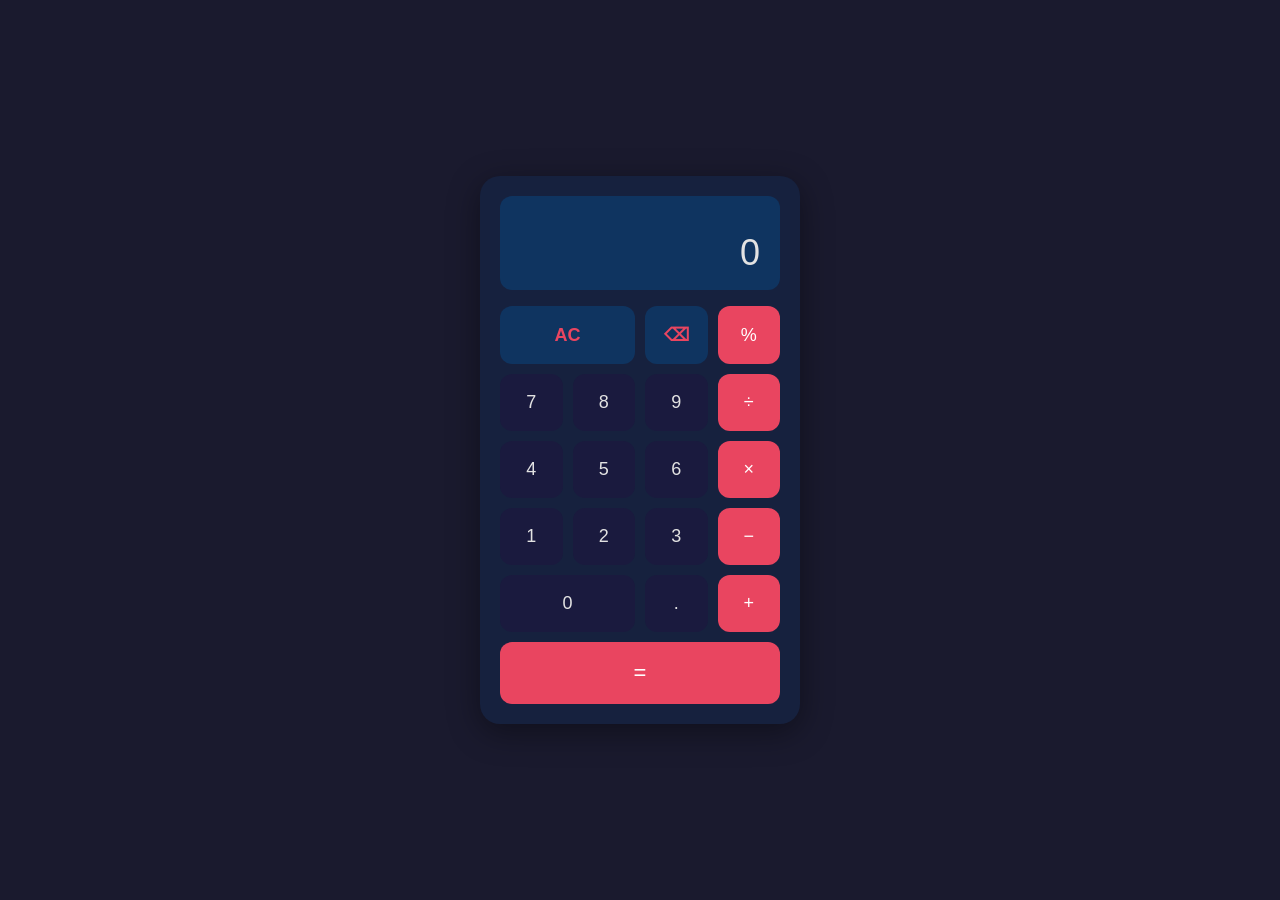
<file: calculator-priyanshi/index.html>
<!DOCTYPE html>
<html lang="en">
<head>
  <meta charset="UTF-8" />
  <meta name="viewport" content="width=device-width, initial-scale=1.0"/>
  <title>Calculator</title>
  <link rel="stylesheet" href="style.css" />
</head>
<body>
  <div class="calculator">
    <div class="display">
      <div class="expression" id="expression"></div>
      <div class="result" id="result">0</div>
    </div>
    <div class="buttons">
      <button class="btn clear span2" onclick="clearAll()">AC</button>
      <button class="btn clear" onclick="deleteLast()">⌫</button>
      <button class="btn operator" onclick="appendVal('%')">%</button>

      <button class="btn" onclick="appendVal('7')">7</button>
      <button class="btn" onclick="appendVal('8')">8</button>
      <button class="btn" onclick="appendVal('9')">9</button>
      <button class="btn operator" onclick="appendVal('/')">÷</button>

      <button class="btn" onclick="appendVal('4')">4</button>
      <button class="btn" onclick="appendVal('5')">5</button>
      <button class="btn" onclick="appendVal('6')">6</button>
      <button class="btn operator" onclick="appendVal('*')">×</button>

      <button class="btn" onclick="appendVal('1')">1</button>
      <button class="btn" onclick="appendVal('2')">2</button>
      <button class="btn" onclick="appendVal('3')">3</button>
      <button class="btn operator" onclick="appendVal('-')">−</button>

      <button class="btn span2" onclick="appendVal('0')">0</button>
      <button class="btn" onclick="appendVal('.')">.</button>
      <button class="btn operator" onclick="appendVal('+')">+</button>

      <button class="btn equals span4" onclick="calculate()">=</button>
    </div>
  </div>
  <script src="script.js"></script>
</body>
</html>
</file>
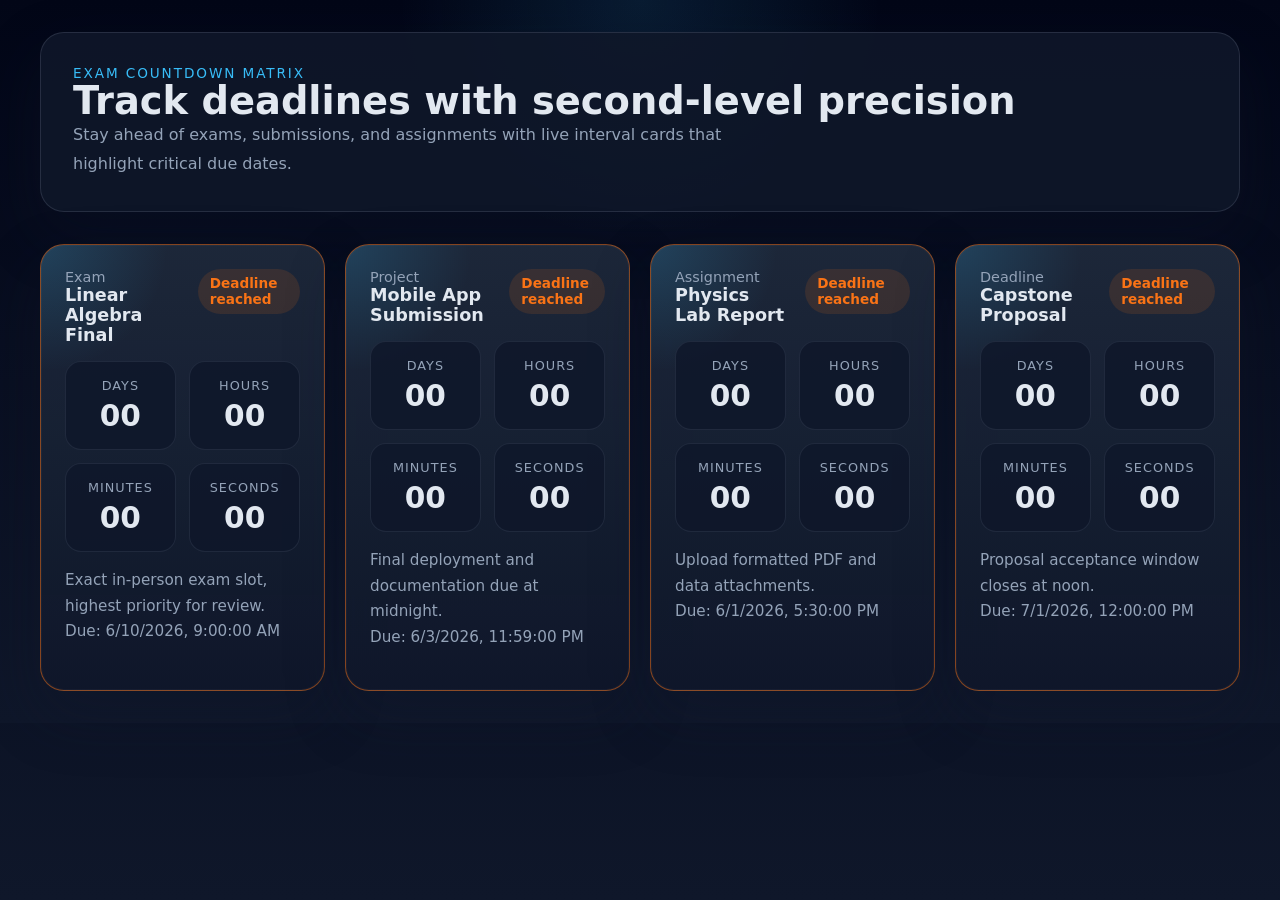
<file: exam-countdown/index.html>
<!DOCTYPE html>
<html lang="en">
<head>
  <meta charset="UTF-8" />
  <meta name="viewport" content="width=device-width, initial-scale=1.0" />
  <title>Exam Date Countdown Matrix</title>
  <link rel="stylesheet" href="style.css" />
</head>
<body>
  <main class="app-shell">
    <header class="hero">
      <div>
        <p class="eyebrow">Exam Countdown Matrix</p>
        <h1>Track deadlines with second-level precision</h1>
        <p class="intro">Stay ahead of exams, submissions, and assignments with live interval cards that highlight critical due dates.</p>
      </div>
    </header>

    <section class="countdown-grid" id="countdownGrid" aria-live="polite"></section>
  </main>

  <script src="script.js"></script>
</body>
</html>
</file>
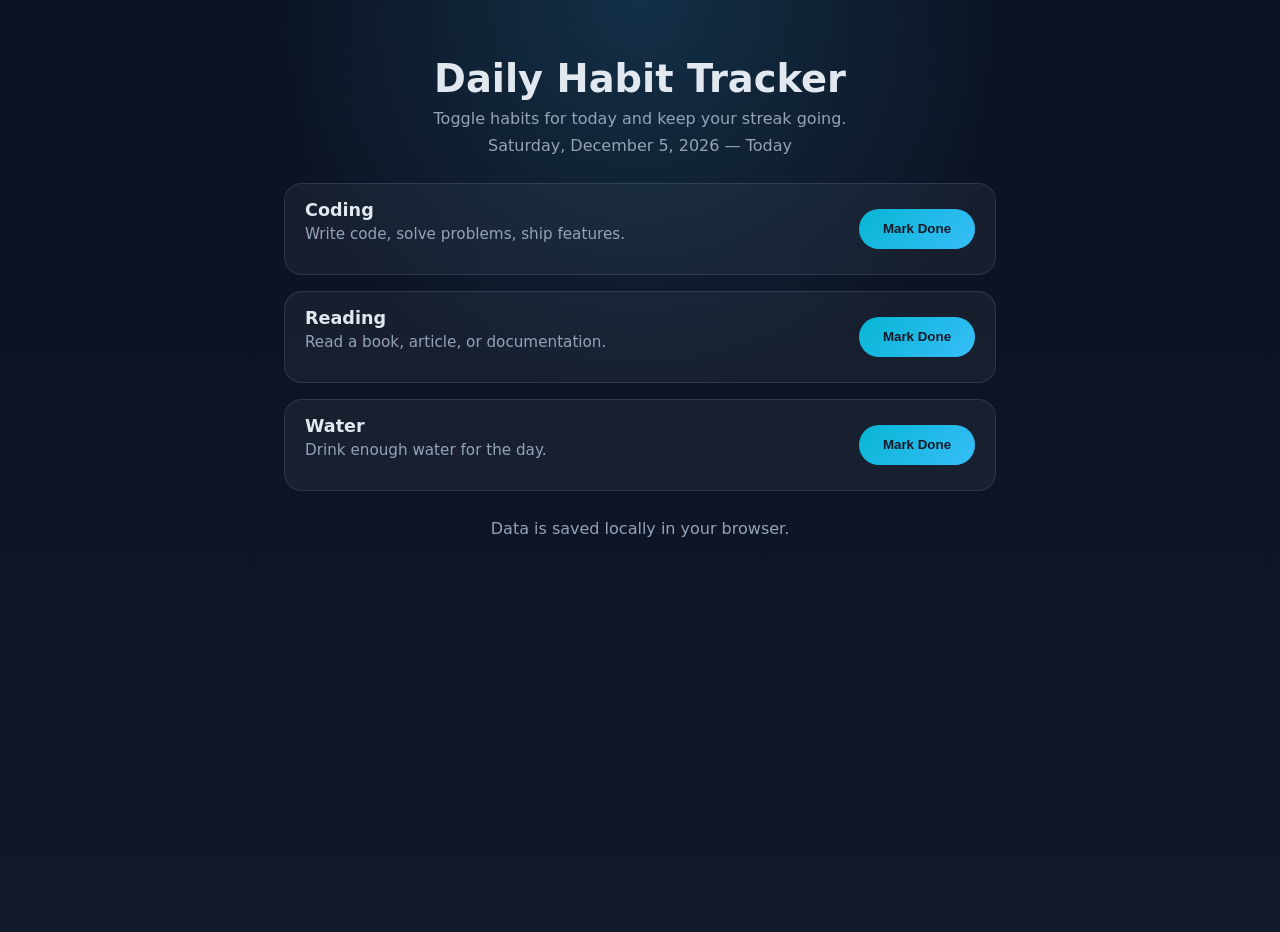
<file: habit_tracker/index.html>
<!DOCTYPE html>
<html lang="en">
<head>
  <meta charset="UTF-8" />
  <meta name="viewport" content="width=device-width, initial-scale=1.0" />
  <title>Daily Habit Tracker</title>
  <link rel="stylesheet" href="styles.css" />
</head>
<body>
  <main class="tracker-shell">
    <header class="tracker-header">
      <h1>Daily Habit Tracker</h1>
      <p>Toggle habits for today and keep your streak going.</p>
      <div class="date-label" id="currentDate"></div>
    </header>

    <section class="habit-grid" id="habitGrid">
      <!-- Habit rows generated by script -->
    </section>

    <footer class="tracker-footer">
      <p>Data is saved locally in your browser.</p>
    </footer>
  </main>
  <script src="script.js"></script>
</body>
</html>
</file>
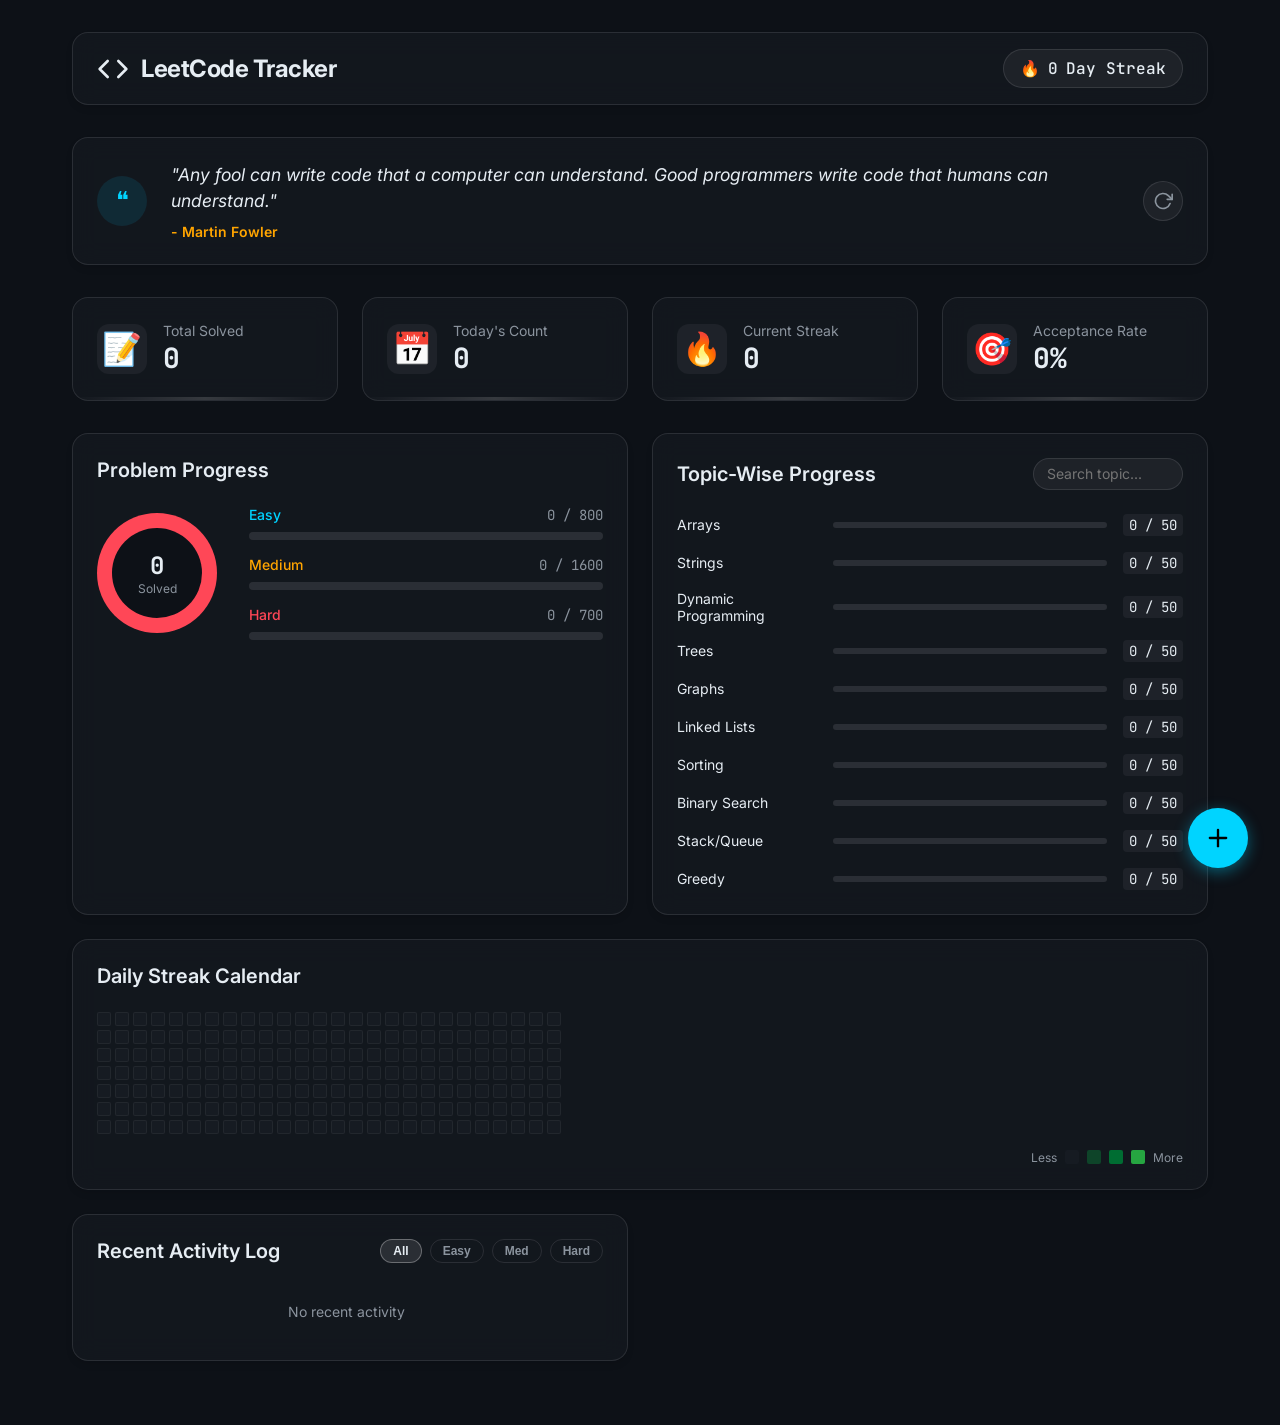
<file: leetcode-tracker/index.html>
<!DOCTYPE html>
<html lang="en">
<head>
  <meta charset="UTF-8">
  <meta name="viewport" content="width=device-width, initial-scale=1.0">
  <title>LeetCode Tracker</title>
  <link rel="preconnect" href="https://fonts.googleapis.com">
  <link rel="preconnect" href="https://fonts.gstatic.com" crossorigin>
  <link href="https://fonts.googleapis.com/css2?family=Inter:wght@400;500;600;700&family=JetBrains+Mono:wght@400;500;700&display=swap" rel="stylesheet">
  <link rel="stylesheet" href="style.css">
</head>
<body>
  <div class="container">
    <header class="header card">
      <div class="logo">
        <svg class="code-icon" xmlns="http://www.w3.org/2000/svg" viewBox="0 0 24 24" fill="none" stroke="currentColor" stroke-width="2" stroke-linecap="round" stroke-linejoin="round"><polyline points="16 18 22 12 16 6"></polyline><polyline points="8 6 2 12 8 18"></polyline></svg>
        <h1>LeetCode Tracker</h1>
      </div>
      <div class="streak-badge">
        <span class="streak-icon">🔥</span>
        <span id="header-streak">0</span> Day Streak
      </div>
    </header>

    <!-- Daily Quote Section -->
    <section class="quote-section card" style="--delay: 0.05s" id="quote-card">
      <div class="quote-content">
        <div class="quote-icon-wrapper">
          <span class="quote-icon">❝</span>
        </div>
        <div class="quote-body">
          <p id="daily-quote" class="quote-text">Loading inspiration...</p>
          <p id="daily-author" class="quote-author"></p>
        </div>
        <button id="new-quote-btn" class="icon-btn" aria-label="New Quote" title="Get another quote">
          <svg xmlns="http://www.w3.org/2000/svg" width="20" height="20" viewBox="0 0 24 24" fill="none" stroke="currentColor" stroke-width="2" stroke-linecap="round" stroke-linejoin="round"><polyline points="23 4 23 10 17 10"></polyline><path d="M20.49 15a9 9 0 1 1-2.12-9.36L23 10"></path></svg>
        </button>
      </div>
    </section>

    <section class="stats-overview">
      <div class="stat-card" style="--delay: 0.1s">
        <div class="stat-icon">📝</div>
        <div class="stat-info">
          <span class="stat-label">Total Solved</span>
          <span class="stat-value" id="stat-total">0</span>
        </div>
      </div>
      <div class="stat-card" style="--delay: 0.2s">
        <div class="stat-icon">📅</div>
        <div class="stat-info">
          <span class="stat-label">Today's Count</span>
          <span class="stat-value" id="stat-today">0</span>
        </div>
      </div>
      <div class="stat-card" style="--delay: 0.3s">
        <div class="stat-icon">🔥</div>
        <div class="stat-info">
          <span class="stat-label">Current Streak</span>
          <span class="stat-value" id="stat-streak">0</span>
        </div>
      </div>
      <div class="stat-card" style="--delay: 0.4s">
        <div class="stat-icon">🎯</div>
        <div class="stat-info">
          <span class="stat-label">Acceptance Rate</span>
          <span class="stat-value"><span id="stat-acceptance">0</span>%</span>
        </div>
      </div>
    </section>

    <div class="dashboard-grid">
      <section class="problem-progress card" style="--delay: 0.5s">
        <h2>Problem Progress</h2>
        <div class="progress-content">
          <div class="donut-chart-container">
            <div class="donut-chart" id="donut-chart">
              <div class="donut-hole">
                <span id="donut-total">0</span>
                <span class="donut-label">Solved</span>
              </div>
            </div>
          </div>
          <div class="progress-bars">
            <div class="progress-item">
              <div class="progress-header">
                <span class="difficulty-label easy">Easy</span>
                <span class="progress-count"><span id="count-easy">0</span> / 800</span>
              </div>
              <div class="progress-track"><div class="progress-fill easy" id="fill-easy" style="width: 0%"></div></div>
            </div>
            <div class="progress-item">
              <div class="progress-header">
                <span class="difficulty-label medium">Medium</span>
                <span class="progress-count"><span id="count-medium">0</span> / 1600</span>
              </div>
              <div class="progress-track"><div class="progress-fill medium" id="fill-medium" style="width: 0%"></div></div>
            </div>
            <div class="progress-item">
              <div class="progress-header">
                <span class="difficulty-label hard">Hard</span>
                <span class="progress-count"><span id="count-hard">0</span> / 700</span>
              </div>
              <div class="progress-track"><div class="progress-fill hard" id="fill-hard" style="width: 0%"></div></div>
            </div>
          </div>
        </div>
      </section>

      <section class="topic-progress card" style="--delay: 0.6s">
        <div class="section-header-row">
          <h2>Topic-Wise Progress</h2>
          <input type="text" id="topic-search" class="search-input" placeholder="Search topic...">
        </div>
        <div class="topic-list" id="topic-list">
          <!-- Populated by JS -->
        </div>
      </section>

      <section class="streak-calendar card" style="--delay: 0.7s">
        <h2>Daily Streak Calendar</h2>
        <div class="heatmap-container" id="heatmap-container">
          <!-- Populated by JS -->
        </div>
        <div class="heatmap-legend">
          <span>Less</span>
          <div class="legend-cell level-0" style="background: var(--heatmap-0);"></div>
          <div class="legend-cell level-1" style="background: var(--heatmap-1);"></div>
          <div class="legend-cell level-2" style="background: var(--heatmap-2);"></div>
          <div class="legend-cell level-3" style="background: var(--heatmap-3);"></div>
          <span>More</span>
        </div>
      </section>

      <section class="activity-log card" style="--delay: 0.8s">
        <div class="section-header-row">
          <h2>Recent Activity Log</h2>
          <div class="activity-filters" id="activity-filters">
            <button class="filter-btn active" data-filter="all">All</button>
            <button class="filter-btn easy" data-filter="easy">Easy</button>
            <button class="filter-btn medium" data-filter="medium">Med</button>
            <button class="filter-btn hard" data-filter="hard">Hard</button>
          </div>
        </div>
        <div class="activity-list" id="activity-list">
          <!-- Populated by JS -->
        </div>
      </section>
    </div>

    <div class="fab-container">
      <div class="fab-menu" id="fab-menu">
        <button class="fab-mini fab-hard" data-diff="hard" aria-label="Add Hard" title="Add Hard">H</button>
        <button class="fab-mini fab-medium" data-diff="medium" aria-label="Add Medium" title="Add Medium">M</button>
        <button class="fab-mini fab-easy" data-diff="easy" aria-label="Add Easy" title="Add Easy">E</button>
      </div>
      <button class="fab" id="fab-add" aria-label="Add Problem">
        <svg xmlns="http://www.w3.org/2000/svg" viewBox="0 0 24 24" fill="none" stroke="currentColor" stroke-width="2" stroke-linecap="round" stroke-linejoin="round"><line x1="12" y1="5" x2="12" y2="19"></line><line x1="5" y1="12" x2="19" y2="12"></line></svg>
      </button>
    </div>

    <div class="modal-overlay" id="add-modal">
      <div class="modal-content">
        <div class="modal-header">
          <h2>Add Problem</h2>
          <button class="close-modal" id="close-modal" aria-label="Close modal">&times;</button>
        </div>
        <form id="add-form">
          <div class="form-group">
            <label for="problem-name">Problem Name</label>
            <input type="text" id="problem-name" required placeholder="e.g. Two Sum">
          </div>
          <div class="form-group">
            <label for="difficulty">Difficulty</label>
            <select id="difficulty" required>
              <option value="easy">Easy</option>
              <option value="medium">Medium</option>
              <option value="hard">Hard</option>
            </select>
          </div>
          <div class="form-group">
            <label for="topic">Topic</label>
            <select id="topic" required>
              <option value="Arrays">Arrays</option>
              <option value="Strings">Strings</option>
              <option value="Dynamic Programming">Dynamic Programming</option>
              <option value="Trees">Trees</option>
              <option value="Graphs">Graphs</option>
              <option value="Linked Lists">Linked Lists</option>
              <option value="Sorting">Sorting</option>
              <option value="Binary Search">Binary Search</option>
              <option value="Stack/Queue">Stack/Queue</option>
              <option value="Greedy">Greedy</option>
            </select>
          </div>
          <div class="form-group">
            <label for="notes">Notes (Optional)</label>
            <textarea id="notes" rows="3" placeholder="Time complexity, patterns..."></textarea>
          </div>
          <button type="submit" class="btn-submit">Add Problem</button>
        </form>
      </div>
    </div>
  </div>
  <script src="script.js"></script>
</body>
</html>
</file>
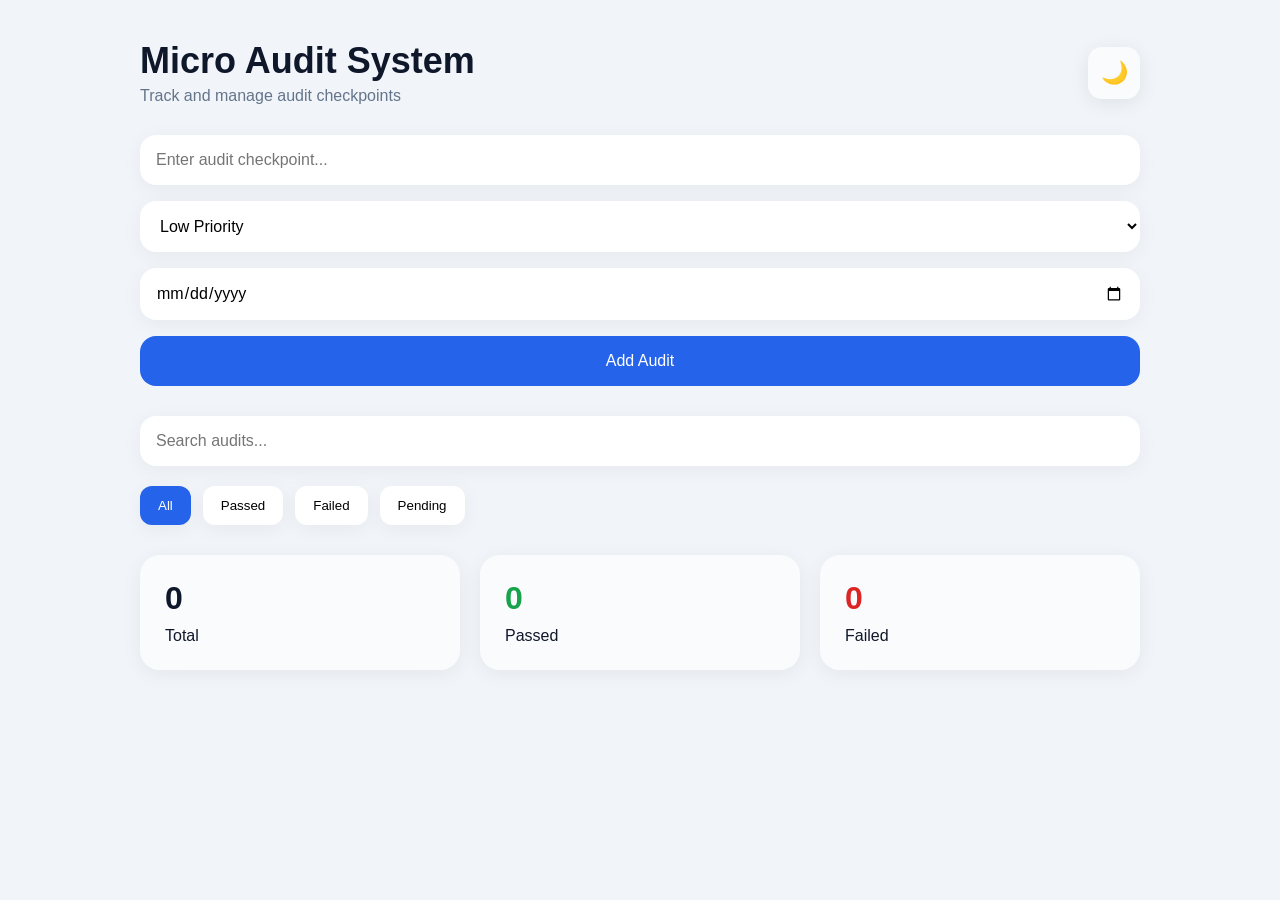
<file: micro-audit-system/index.html>
<!DOCTYPE html>
<html lang="en">
<head>
    <meta charset="UTF-8">
    <meta name="viewport" content="width=device-width, initial-scale=1.0">
    <title>Micro Audit System</title>

    <link rel="stylesheet" href="style.css">
</head>

<body>

    <div class="container">

        <!-- Header -->

        <div class="header">

            <div>
                <h1>Micro Audit System</h1>
                <p>Track and manage audit checkpoints</p>
            </div>

            <button id="themeToggle">
                🌙
            </button>

        </div>

        <!-- Audit Form -->

        <div class="audit-form">

            <input 
                type="text"
                id="auditInput"
                placeholder="Enter audit checkpoint..."
            >

            <select id="prioritySelect">

                 <option value="Low">
                 Low Priority
                 </option>

                <option value="Medium">
                 Medium Priority
                </option>

                <option value="High">
                 High Priority
                </option>

                </select>

<input
    type="date"
    id="dueDateInput"
>

            <button id="addAuditBtn">
                Add Audit
            </button>

        </div>

        <!-- Search + Filters -->

<div class="controls">

    <input 
        type="text"
        id="searchInput"
        placeholder="Search audits..."
    >

    <div class="filter-buttons">

        <button class="filter-btn active" data-filter="all">
            All
        </button>

        <button class="filter-btn" data-filter="pass">
            Passed
        </button>

        <button class="filter-btn" data-filter="fail">
            Failed
        </button>

        <button class="filter-btn" data-filter="pending">
            Pending
        </button>

    </div>

</div>

        <!-- Stats -->

        <div class="stats-container">

            <div class="stat-card">
                <h2 id="totalAudits">0</h2>
                <p>Total</p>
            </div>

            <div class="stat-card pass">
                <h2 id="passedAudits">0</h2>
                <p>Passed</p>
            </div>

            <div class="stat-card fail">
                <h2 id="failedAudits">0</h2>
                <p>Failed</p>
            </div>

        </div>

        <!-- Audit List -->

        <div id="auditList" class="audit-list">

        </div>

    </div>

    <script src="script.js"></script>

</body>
</html>
</file>
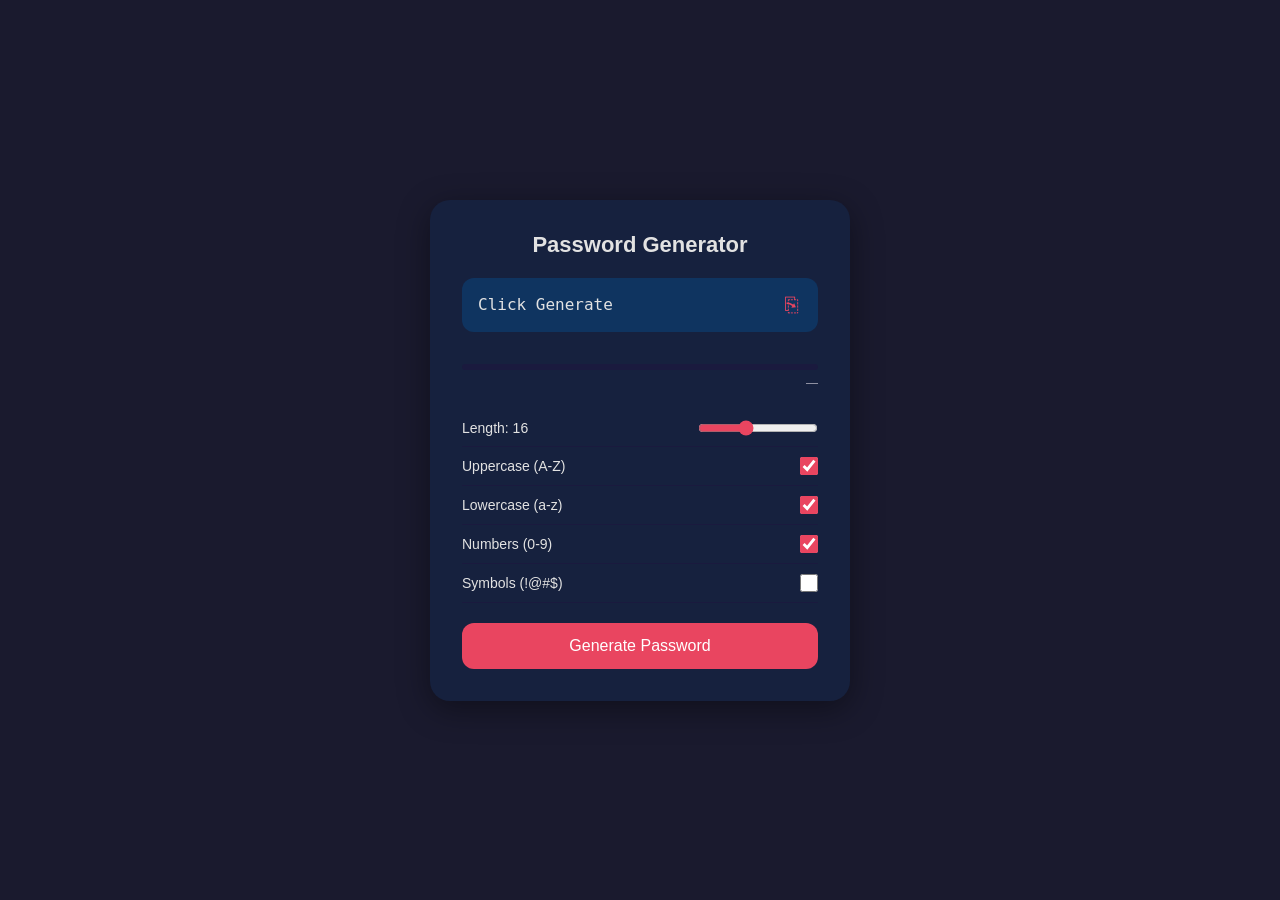
<file: password-generator-priyanshi/index.html>
<!DOCTYPE html>
<html lang="en">
<head>
  <meta charset="UTF-8"/>
  <meta name="viewport" content="width=device-width, initial-scale=1.0"/>
  <title>Password Generator</title>
  <link rel="stylesheet" href="style.css"/>
</head>
<body>
  <div class="container">
    <h1>Password Generator</h1>
    <div class="output-box">
      <span id="password">Click Generate</span>
      <button class="copy-btn" onclick="copyPassword()" title="Copy">⎘</button>
    </div>
    <div id="copy-msg" class="copy-msg">Copied!</div>
    <div class="strength-bar">
      <div class="strength-fill" id="strength-fill"></div>
    </div>
    <p class="strength-label" id="strength-label">—</p>
    <div class="controls">
      <div class="control-row">
        <label>Length: <span id="len-val">16</span></label>
        <input type="range" min="6" max="32" value="16" id="length" oninput="updateLength()"/>
      </div>
      <div class="control-row">
        <label>Uppercase (A-Z)</label>
        <input type="checkbox" id="upper" checked/>
      </div>
      <div class="control-row">
        <label>Lowercase (a-z)</label>
        <input type="checkbox" id="lower" checked/>
      </div>
      <div class="control-row">
        <label>Numbers (0-9)</label>
        <input type="checkbox" id="numbers" checked/>
      </div>
      <div class="control-row">
        <label>Symbols (!@#$)</label>
        <input type="checkbox" id="symbols"/>
      </div>
    </div>
    <button class="gen-btn" onclick="generatePassword()">Generate Password</button>
  </div>
  <script src="script.js"></script>
</body>
</html>
</file>
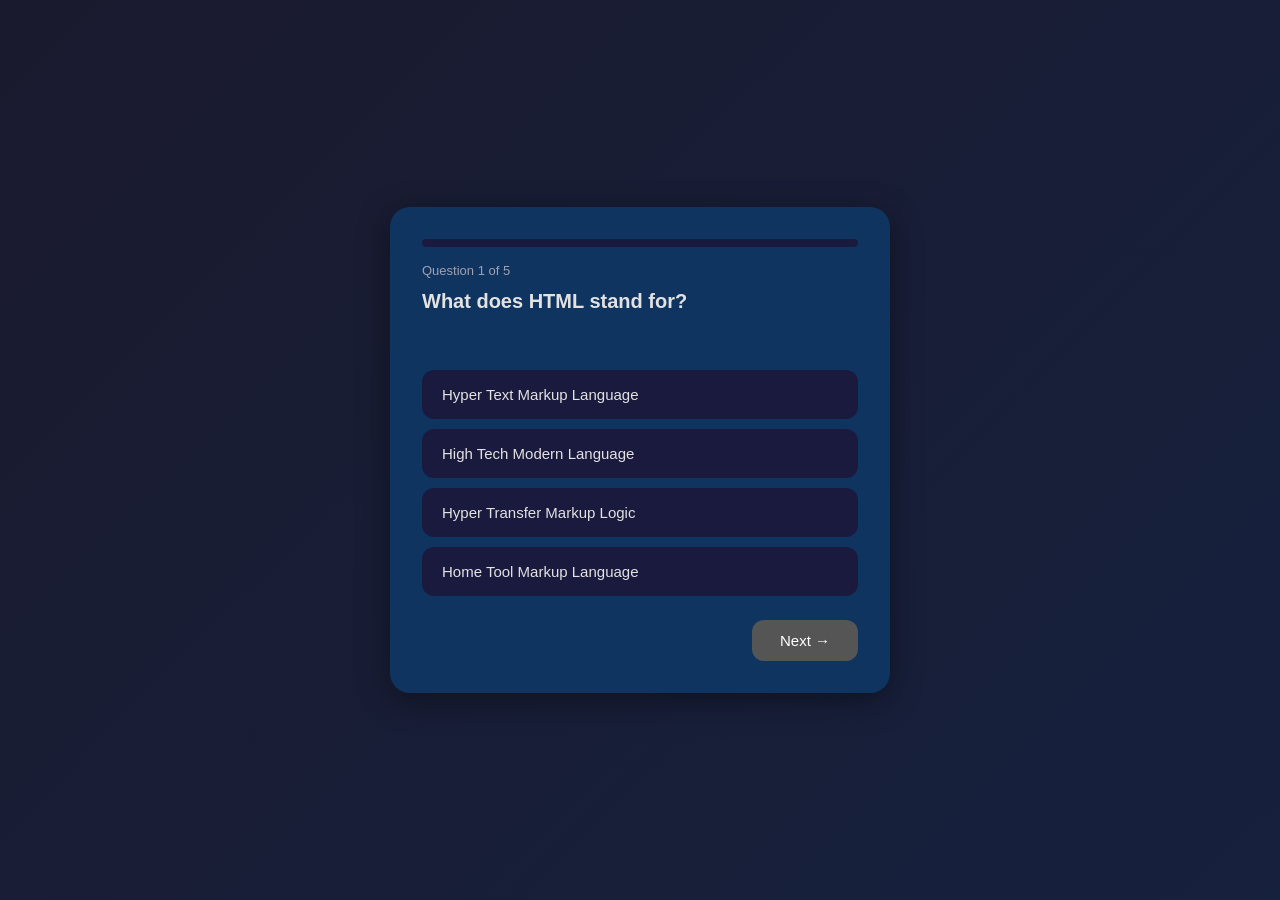
<file: quiz-app-priyanshi/index.html>
<!DOCTYPE html>
<html lang="en">
<head>
  <meta charset="UTF-8"/>
  <meta name="viewport" content="width=device-width, initial-scale=1.0"/>
  <title>Quiz App</title>
  <link rel="stylesheet" href="style.css"/>
</head>
<body>
  <div class="container">
    <div id="quiz-box">
      <div class="progress-bar"><div class="progress" id="progress"></div></div>
      <p class="question-count" id="question-count">Question 1 of 5</p>
      <h2 class="question" id="question">Loading...</h2>
      <div class="options" id="options"></div>
      <button class="next-btn" id="next-btn" onclick="nextQuestion()">Next →</button>
    </div>
    <div id="result-box" class="hidden">
      <div class="trophy">🏆</div>
      <h2>Quiz Complete!</h2>
      <p class="score-text" id="score-text"></p>
      <p class="score-msg" id="score-msg"></p>
      <button class="restart-btn" onclick="restartQuiz()">Play Again</button>
    </div>
  </div>
  <script src="script.js"></script>
</body>
</html>
</file>
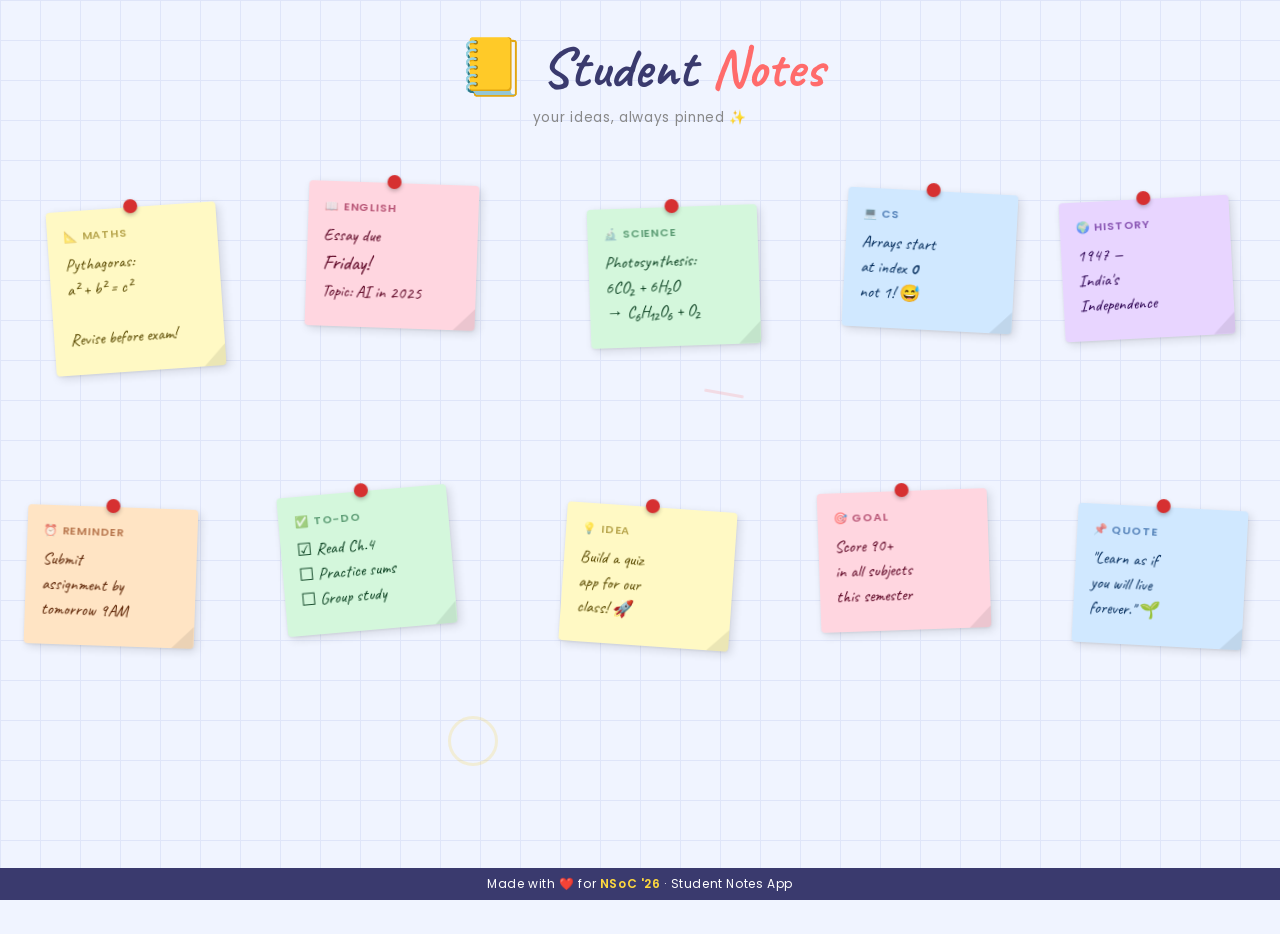
<file: sticky-notes-ui/index.html>
<!DOCTYPE html>
<html lang="en">
<head>
  <meta charset="UTF-8" />
  <meta name="viewport" content="width=device-width, initial-scale=1.0" />
  <title>Student Notes</title>
  <style>
    @import url('https://fonts.googleapis.com/css2?family=Caveat:wght@400;600;700&family=Poppins:wght@300;400;600&display=swap');

    * { margin: 0; padding: 0; box-sizing: border-box; }

    body {
      min-height: 100vh;
      background: #f0f4ff;
      font-family: 'Poppins', sans-serif;
      overflow: hidden;
      position: relative;
    }

    /* ---- Background grid lines like a notebook ---- */
    body::before {
      content: '';
      position: fixed;
      inset: 0;
      background-image:
        linear-gradient(#c5d0f0 1px, transparent 1px),
        linear-gradient(90deg, #c5d0f0 1px, transparent 1px);
      background-size: 40px 40px;
      opacity: 0.4;
      z-index: 0;
    }

    /* ---- Header ---- */
    .header {
      position: relative;
      z-index: 10;
      text-align: center;
      padding: 2rem 1rem 1rem;
    }
    .header h1 {
      font-family: 'Caveat', cursive;
      font-size: clamp(2rem, 5vw, 3.5rem);
      color: #3a3a6e;
      font-weight: 700;
    }
    .header h1 span { color: #ff6b6b; }
    .header p {
      font-size: 0.85rem;
      color: #888;
      margin-top: 0.3rem;
      letter-spacing: 0.05em;
    }

    /* ---- Pencil icon (CSS drawn) ---- */
    .pencil {
      display: inline-block;
      width: 10px;
      height: 10px;
      background: #ffd93d;
      transform: rotate(45deg);
      margin-right: 6px;
      position: relative;
      top: -2px;
    }

    /* ---- Notes board ---- */
    .board {
      position: relative;
      z-index: 5;
      width: 100%;
      height: calc(100vh - 110px);
    }

    /* ---- Sticky Note base ---- */
    .note {
      position: absolute;
      width: 170px;
      padding: 1.1rem 1rem 1.4rem;
      border-radius: 4px;
      font-family: 'Caveat', cursive;
      font-size: 1.05rem;
      line-height: 1.5;
      box-shadow:
        3px 3px 10px rgba(0,0,0,0.12),
        0 1px 3px rgba(0,0,0,0.08);
      cursor: default;
      transition: transform 0.3s ease, box-shadow 0.3s ease;
    }
    .note:hover {
      transform: scale(1.08) rotate(0deg) !important;
      box-shadow: 6px 8px 24px rgba(0,0,0,0.2);
      z-index: 20;
    }

    /* Pin on top */
    .note::before {
      content: '';
      position: absolute;
      top: -8px;
      left: 50%;
      transform: translateX(-50%);
      width: 14px;
      height: 14px;
      border-radius: 50%;
      background: #d63031;
      box-shadow: 0 2px 4px rgba(0,0,0,0.25);
    }

    /* Note folded corner */
    .note::after {
      content: '';
      position: absolute;
      bottom: 0; right: 0;
      width: 22px; height: 22px;
      background: rgba(0,0,0,0.08);
      clip-path: polygon(100% 0, 100% 100%, 0 100%);
      border-radius: 0 0 4px 0;
    }

    .note .tag {
      font-size: 0.7rem;
      font-family: 'Poppins', sans-serif;
      font-weight: 600;
      text-transform: uppercase;
      letter-spacing: 0.07em;
      opacity: 0.6;
      margin-bottom: 0.4rem;
    }

    /* ---- Note Colors ---- */
    .yellow { background: #fff9c4; color: #5a4a00; }
    .yellow .tag { color: #8a7000; }
    .pink   { background: #ffd6e0; color: #5a0020; }
    .pink   .tag { color: #8a0030; }
    .green  { background: #d4f7dc; color: #0a4020; }
    .green  .tag { color: #0d6030; }
    .blue   { background: #d0e8ff; color: #002a5a; }
    .blue   .tag { color: #003d8a; }
    .purple { background: #e8d5ff; color: #2a0050; }
    .purple .tag { color: #4a0080; }
    .orange { background: #ffe4c4; color: #5a2000; }
    .orange .tag { color: #8a3000; }

    /* ---- Positions & Rotations ---- */
    .n1 { top: 8%;  left: 4%;  transform: rotate(-4deg);  animation: float1 6s ease-in-out infinite; }
    .n2 { top: 5%;  left: 24%; transform: rotate(2deg);   animation: float2 7s ease-in-out infinite; }
    .n3 { top: 8%;  left: 46%; transform: rotate(-2deg);  animation: float3 5s ease-in-out infinite; }
    .n4 { top: 6%;  left: 66%; transform: rotate(3deg);   animation: float1 8s ease-in-out infinite; }
    .n5 { top: 7%;  left: 83%; transform: rotate(-3deg);  animation: float2 6.5s ease-in-out infinite; }
    .n6 { top: 46%; left: 2%;  transform: rotate(2deg);   animation: float3 7s ease-in-out infinite; }
    .n7 { top: 44%; left: 22%; transform: rotate(-5deg);  animation: float1 5.5s ease-in-out infinite; }
    .n8 { top: 46%; left: 44%; transform: rotate(4deg);   animation: float2 8s ease-in-out infinite; }
    .n9 { top: 44%; left: 64%; transform: rotate(-2deg);  animation: float3 6s ease-in-out infinite; }
    .n10{ top: 46%; left: 84%; transform: rotate(3deg);   animation: float1 7.5s ease-in-out infinite; }

    @keyframes float1 {
      0%, 100% { transform: rotate(-4deg) translateY(0px);   }
      50%       { transform: rotate(-3deg) translateY(-12px); }
    }
    @keyframes float2 {
      0%, 100% { transform: rotate(2deg)  translateY(0px);   }
      50%       { transform: rotate(3deg)  translateY(-10px); }
    }
    @keyframes float3 {
      0%, 100% { transform: rotate(-2deg) translateY(0px);   }
      50%       { transform: rotate(-1deg) translateY(-14px); }
    }

    /* ---- Doodle lines (CSS) ---- */
    .doodle {
      position: absolute;
      z-index: 1;
      opacity: 0.18;
    }
    .d1 {
      top: 38%; left: 12%;
      width: 60px; height: 3px;
      background: #6c63ff;
      transform: rotate(-20deg);
    }
    .d2 {
      top: 42%; left: 55%;
      width: 40px; height: 3px;
      background: #ff6b6b;
      border-radius: 2px;
      transform: rotate(10deg);
    }
    .d3 {
      bottom: 18%; left: 35%;
      width: 50px; height: 50px;
      border: 3px solid #f9ca24;
      border-radius: 50%;
    }

    /* ---- Bottom strip ---- */
    .strip {
      position: fixed;
      bottom: 0; left: 0; right: 0;
      z-index: 10;
      background: #3a3a6e;
      color: #fff;
      text-align: center;
      padding: 0.45rem;
      font-size: 0.75rem;
      letter-spacing: 0.05em;
    }
    .strip span { color: #ffd93d; font-weight: 600; }
  </style>
</head>
<body>

  <div class="header">
    <h1>📒 Student <span>Notes</span></h1>
    <p>your ideas, always pinned ✨</p>
  </div>

  <!-- Doodles -->
  <div class="doodle d1"></div>
  <div class="doodle d2"></div>
  <div class="doodle d3"></div>

  <div class="board">

    <!-- Row 1 -->
    <div class="note yellow n1">
      <div class="tag">📐 Maths</div>
      Pythagoras:<br>a² + b² = c²<br><br>Revise before exam!
    </div>

    <div class="note pink n2">
      <div class="tag">📖 English</div>
      Essay due<br><span style="font-size:1.3rem">Friday!</span><br>Topic: AI in 2025
    </div>

    <div class="note green n3">
      <div class="tag">🔬 Science</div>
      Photosynthesis:<br>6CO₂ + 6H₂O<br>→ C₆H₁₂O₆ + O₂
    </div>

    <div class="note blue n4">
      <div class="tag">💻 CS</div>
      Arrays start<br>at index <b>0</b><br>not 1! 😅
    </div>

    <div class="note purple n5">
      <div class="tag">🌍 History</div>
      1947 —<br>India's<br>Independence
    </div>

    <!-- Row 2 -->
    <div class="note orange n6">
      <div class="tag">⏰ Reminder</div>
      Submit<br>assignment by<br>tomorrow 9AM
    </div>

    <div class="note green n7">
      <div class="tag">✅ To-Do</div>
      ☑ Read Ch.4<br>☐ Practice sums<br>☐ Group study
    </div>

    <div class="note yellow n8">
      <div class="tag">💡 Idea</div>
      Build a quiz<br>app for our<br>class! 🚀
    </div>

    <div class="note pink n9">
      <div class="tag">🎯 Goal</div>
      Score 90+<br>in all subjects<br>this semester
    </div>

    <div class="note blue n10">
      <div class="tag">📌 Quote</div>
      "Learn as if<br>you will live<br>forever." 🌱
    </div>

  </div>

  <div class="strip">Made with ❤️ for <span>NSoC '26</span> · Student Notes App</div>

</body>
</html>
</file>
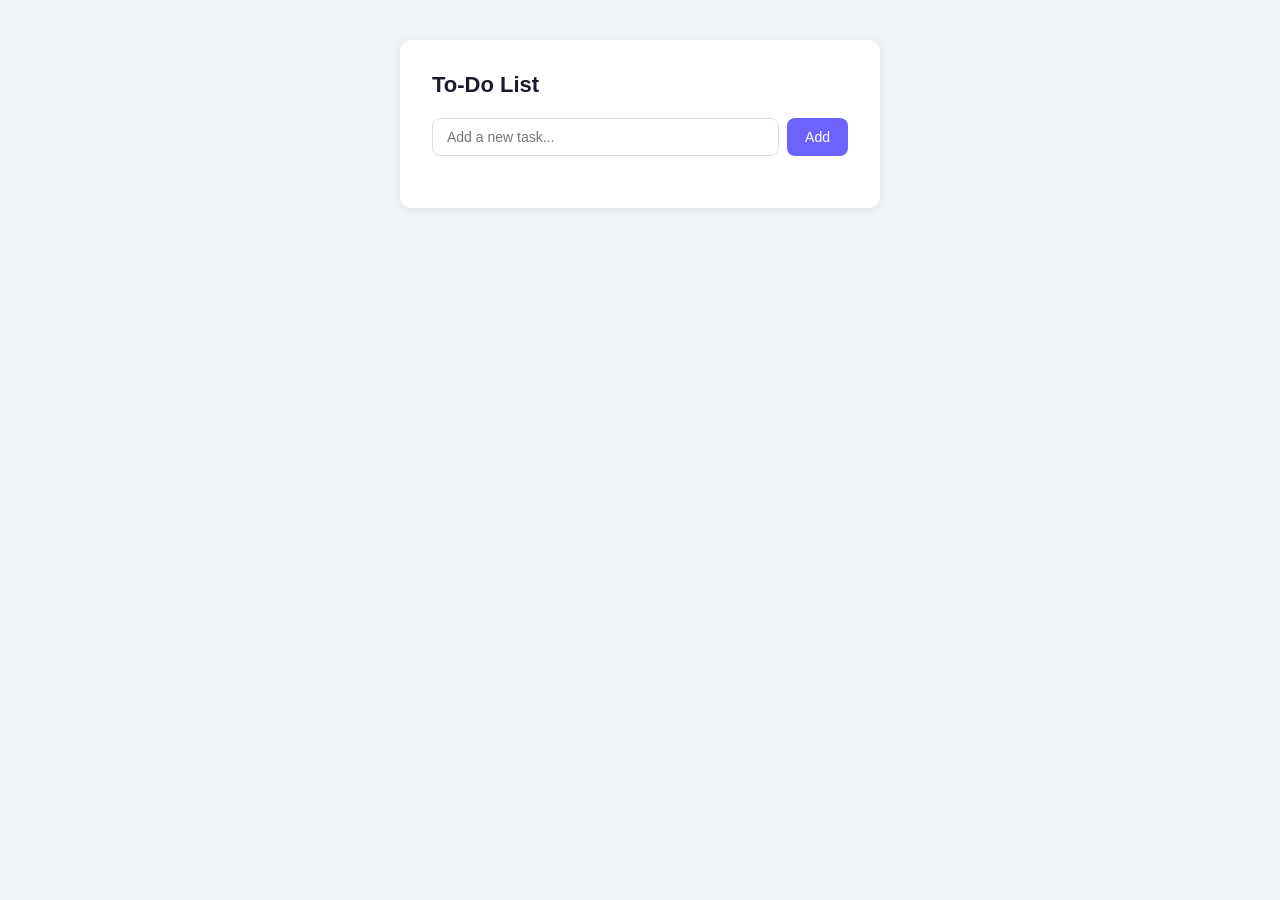
<file: todo-app-priyanshi/index.html>
<!DOCTYPE html>
<html lang="en">
<head>
  <meta charset="UTF-8" />
  <meta name="viewport" content="width=device-width, initial-scale=1.0"/>
  <title>To-Do App</title>
  <link rel="stylesheet" href="style.css" />
</head>
<body>
  <div class="container">
    <h1>To-Do List</h1>
    <div class="input-row">
      <input type="text" id="taskInput" placeholder="Add a new task..." />
      <button onclick="addTask()">Add</button>
    </div>
    <ul id="taskList"></ul>
  </div>
  <script src="script.js"></script>
</body>
</html>
</file>
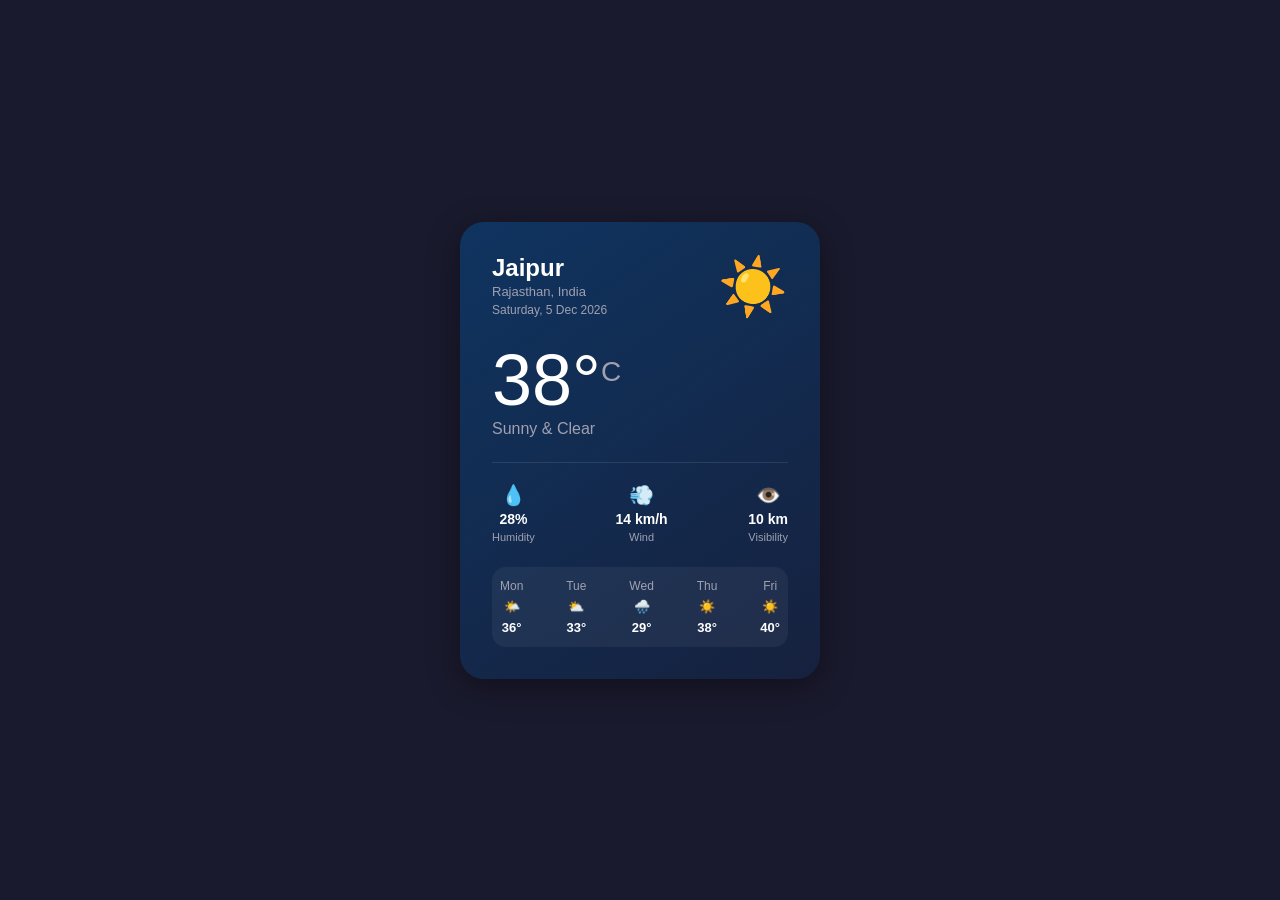
<file: weather-card-priyanshi/index.html>
<!DOCTYPE html>
<html lang="en">
<head>
  <meta charset="UTF-8"/>
  <meta name="viewport" content="width=device-width, initial-scale=1.0"/>
  <title>Weather Card</title>
  <link rel="stylesheet" href="style.css"/>
</head>
<body>
  <div class="card">
    <div class="top">
      <div>
        <p class="city">Jaipur</p>
        <p class="country">Rajasthan, India</p>
        <p class="date" id="date"></p>
      </div>
      <div class="icon">☀️</div>
    </div>
    <div class="temp-row">
      <span class="temp">38°</span>
      <span class="unit">C</span>
    </div>
    <p class="condition">Sunny & Clear</p>
    <div class="divider"></div>
    <div class="details">
      <div class="detail">
        <span class="detail-icon">💧</span>
        <span class="detail-val">28%</span>
        <span class="detail-label">Humidity</span>
      </div>
      <div class="detail">
        <span class="detail-icon">💨</span>
        <span class="detail-val">14 km/h</span>
        <span class="detail-label">Wind</span>
      </div>
      <div class="detail">
        <span class="detail-icon">👁️</span>
        <span class="detail-val">10 km</span>
        <span class="detail-label">Visibility</span>
      </div>
    </div>
    <div class="forecast">
      <div class="forecast-day"><p>Mon</p><p>🌤️</p><p>36°</p></div>
      <div class="forecast-day"><p>Tue</p><p>⛅</p><p>33°</p></div>
      <div class="forecast-day"><p>Wed</p><p>🌧️</p><p>29°</p></div>
      <div class="forecast-day"><p>Thu</p><p>☀️</p><p>38°</p></div>
      <div class="forecast-day"><p>Fri</p><p>☀️</p><p>40°</p></div>
    </div>
  </div>
  <script>
    const days = ['Sunday','Monday','Tuesday','Wednesday','Thursday','Friday','Saturday'];
    const months = ['Jan','Feb','Mar','Apr','May','Jun','Jul','Aug','Sep','Oct','Nov','Dec'];
    const d = new Date();
    document.getElementById('date').textContent = `${days[d.getDay()]}, ${d.getDate()} ${months[d.getMonth()]} ${d.getFullYear()}`;
  </script>
</body>
</html>
</file>
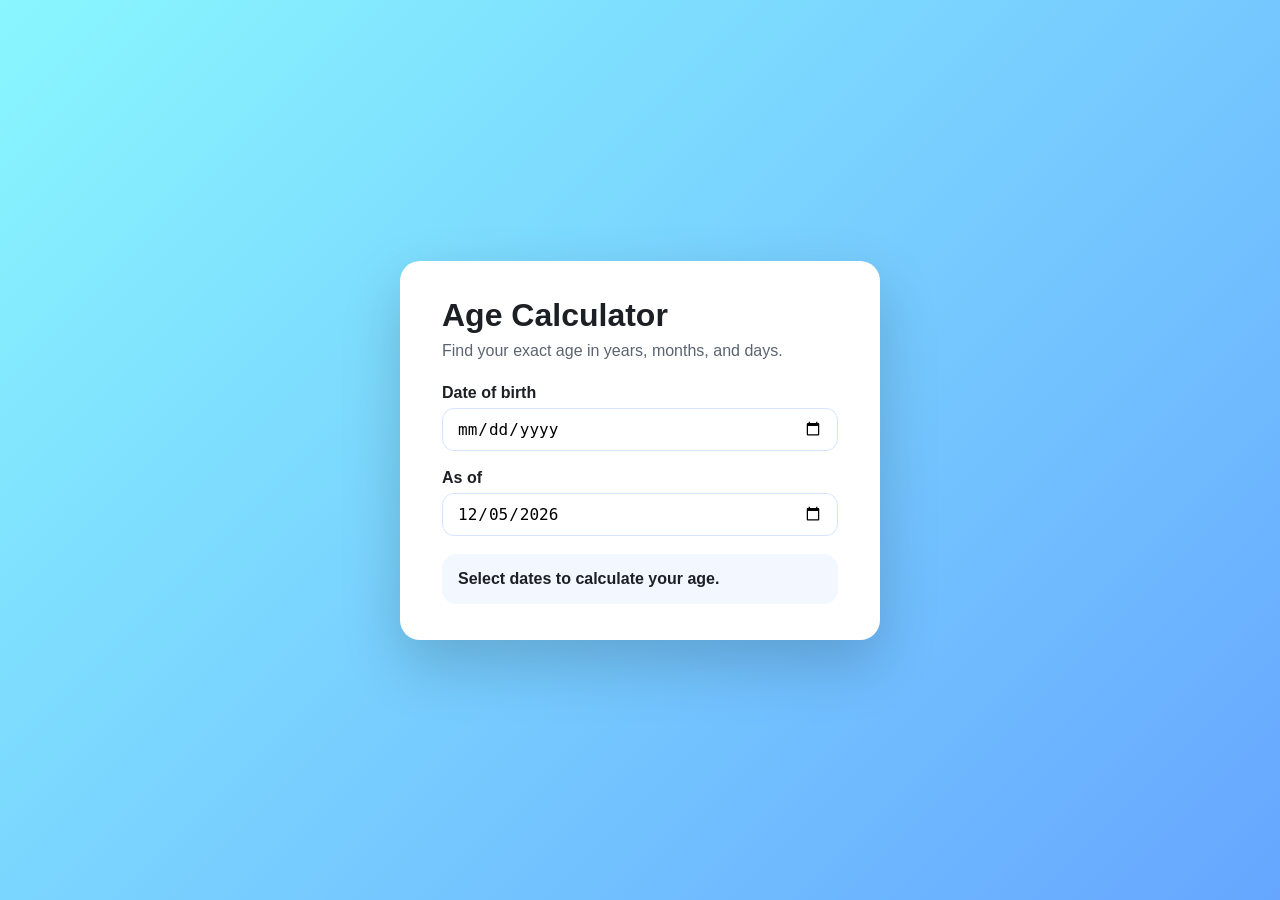
<file: calculator/age calculator/index.html>
<!DOCTYPE html>
<html lang="en">
  <head>
    <meta charset="UTF-8" />
    <meta name="viewport" content="width=device-width, initial-scale=1.0" />
    <title>Age Calculator</title>
    <link rel="stylesheet" href="style.css" />
  </head>
  <body>
    <main class="age-card">
      <h1>Age Calculator</h1>
      <p class="hint">Find your exact age in years, months, and days.</p>

      <div class="field">
        <label for="birthdate">Date of birth</label>
        <input id="birthdate" type="date" />
      </div>

      <div class="field">
        <label for="asof">As of</label>
        <input id="asof" type="date" />
      </div>

      <section class="result" aria-live="polite">
        <span id="result">Select dates to calculate your age.</span>
      </section>
    </main>
    <script src="script.js"></script>
  </body>
</html>
</file>
<file: calculator-priyanshi/style.css>
* { margin: 0; padding: 0; box-sizing: border-box; }

body {
  min-height: 100vh;
  display: flex;
  justify-content: center;
  align-items: center;
  background: #1a1a2e;
  font-family: sans-serif;
}

.calculator {
  background: #16213e;
  border-radius: 20px;
  padding: 20px;
  width: 320px;
  box-shadow: 0 8px 32px rgba(0,0,0,0.4);
}

.display {
  background: #0f3460;
  border-radius: 12px;
  padding: 16px 20px;
  margin-bottom: 16px;
  min-height: 90px;
  display: flex;
  flex-direction: column;
  justify-content: flex-end;
  align-items: flex-end;
}

.expression {
  font-size: 14px;
  color: #a0a0b0;
  min-height: 20px;
  word-break: break-all;
}

.result {
  font-size: 36px;
  color: #e2e2e2;
  font-weight: 300;
  word-break: break-all;
}

.buttons {
  display: grid;
  grid-template-columns: repeat(4, 1fr);
  gap: 10px;
}

.btn {
  background: #1a1a3e;
  color: #e2e2e2;
  border: none;
  border-radius: 12px;
  padding: 18px;
  font-size: 18px;
  cursor: pointer;
  transition: background 0.15s, transform 0.1s;
}

.btn:hover { background: #2a2a5e; }
.btn:active { transform: scale(0.94); }

.operator {
  background: #e94560;
  color: white;
}
.operator:hover { background: #c73652; }

.equals {
  background: #e94560;
  color: white;
  font-size: 22px;
}
.equals:hover { background: #c73652; }

.clear {
  background: #0f3460;
  color: #e94560;
  font-weight: 600;
}
.clear:hover { background: #1a4a80; }

.span2 { grid-column: span 2; }
.span4 { grid-column: span 4; }
</file>
<file: exam-countdown/style.css>
:root {
  --bg: #0f172a;
  --surface: #111827;
  --surface-strong: #1f2937;
  --text: #e2e8f0;
  --muted: #94a3b8;
  --accent: #38bdf8;
  --danger: #f97316;
  --success: #22c55e;
  --border: rgba(148, 163, 184, 0.18);
  --shadow: 0 24px 60px rgba(15, 23, 42, 0.3);
}

* {
  box-sizing: border-box;
}

html,
body {
  margin: 0;
  min-height: 100%;
  font-family: Inter, ui-sans-serif, system-ui, -apple-system, BlinkMacSystemFont, 'Segoe UI', sans-serif;
  background: radial-gradient(circle at top, rgba(56, 189, 248, 0.12), transparent 25%),
    linear-gradient(180deg, #020617 0%, #0f172a 100%);
  color: var(--text);
}

body {
  padding: 2rem 1rem;
}

.app-shell {
  max-width: 1200px;
  margin: 0 auto;
}

.hero {
  display: grid;
  gap: 1.25rem;
  margin-bottom: 2rem;
  padding: 2rem;
  border: 1px solid var(--border);
  border-radius: 1.5rem;
  background: rgba(15, 23, 42, 0.88);
  box-shadow: var(--shadow);
}

.eyebrow {
  margin: 0;
  color: var(--accent);
  font-size: 0.85rem;
  letter-spacing: 0.14em;
  text-transform: uppercase;
}

h1 {
  margin: 0;
  font-size: clamp(2rem, 3vw, 3rem);
  line-height: 1.05;
}

.intro {
  margin: 0;
  max-width: 70ch;
  color: var(--muted);
  line-height: 1.8;
}

.countdown-grid {
  display: grid;
  grid-template-columns: repeat(auto-fit, minmax(240px, 1fr));
  gap: 1.25rem;
}

.countdown-card {
  position: relative;
  padding: 1.5rem;
  min-height: 210px;
  border-radius: 1.5rem;
  border: 1px solid rgba(148, 163, 184, 0.16);
  background: linear-gradient(180deg, rgba(30, 41, 59, 0.95), rgba(15, 23, 42, 0.92));
  box-shadow: inset 0 0 0 1px rgba(255, 255, 255, 0.03), var(--shadow);
  overflow: hidden;
}

.countdown-card::before {
  content: '';
  position: absolute;
  inset: 0;
  background: radial-gradient(circle at top left, rgba(56, 189, 248, 0.18), transparent 24%);
  pointer-events: none;
}

.card-header,
.card-body {
  position: relative;
  z-index: 1;
}

.card-header {
  display: flex;
  justify-content: space-between;
  gap: 1rem;
  align-items: flex-start;
  margin-bottom: 1rem;
}

.card-title {
  margin: 0;
  font-size: 1.1rem;
}

.card-type {
  margin: 0;
  color: var(--muted);
  font-size: 0.9rem;
}

.countdown-value {
  display: grid;
  grid-template-columns: repeat(2, minmax(0, 1fr));
  gap: 0.85rem;
}

.value-item {
  background: rgba(15, 23, 42, 0.84);
  border-radius: 1rem;
  padding: 1rem;
  text-align: center;
  border: 1px solid rgba(148, 163, 184, 0.12);
}

.value-label {
  margin: 0 0 0.35rem;
  font-size: 0.8rem;
  color: var(--muted);
  text-transform: uppercase;
  letter-spacing: 0.08em;
}

.value-number {
  margin: 0;
  font-size: 1.85rem;
  font-weight: 700;
}

.countdown-meta {
  margin-top: 1rem;
  color: var(--muted);
  font-size: 0.95rem;
  line-height: 1.7;
}

.status-pill {
  display: inline-flex;
  align-items: center;
  gap: 0.4rem;
  padding: 0.4rem 0.75rem;
  border-radius: 999px;
  font-size: 0.85rem;
  font-weight: 600;
}

.status-normal {
  color: var(--success);
  background: rgba(34, 197, 94, 0.12);
}

.status-urgent {
  color: var(--danger);
  background: rgba(249, 115, 22, 0.12);
}

@media (max-width: 640px) {
  body {
    padding: 1rem;
  }

  .hero,
  .countdown-card {
    padding: 1.25rem;
  }

  .countdown-value {
    grid-template-columns: 1fr 1fr;
  }
}
</file>
<file: habit_tracker/styles.css>
:root {
  --bg: #0f172a;
  --surface: #111827;
  --text: #e2e8f0;
  --muted: #94a3b8;
  --accent: #38bdf8;
  --success: #22c55e;
  --success-strong: #16a34a;
}

* {
  box-sizing: border-box;
}

body {
  margin: 0;
  min-height: 100vh;
  font-family: Inter, system-ui, sans-serif;
  background: radial-gradient(circle at top, rgba(56, 189, 248, 0.18), transparent 35%),
    linear-gradient(180deg, #0b1120 0%, #111827 100%);
  color: var(--text);
}

.tracker-shell {
  max-width: 760px;
  margin: 2rem auto;
  padding: 1.5rem;
}

.tracker-header {
  text-align: center;
  margin-bottom: 1.75rem;
}

.tracker-header h1 {
  margin: 0;
  font-size: clamp(2rem, 3vw, 3rem);
}

.tracker-header p,
.tracker-footer p,
.date-label {
  margin: 0.5rem auto 0;
  color: var(--muted);
}

.habit-grid {
  display: grid;
  gap: 1rem;
}

.habit-item {
  display: grid;
  grid-template-columns: 1fr auto;
  align-items: center;
  gap: 1rem;
  padding: 1rem 1.25rem;
  border-radius: 18px;
  background: rgba(148, 163, 184, 0.08);
  border: 1px solid rgba(148, 163, 184, 0.18);
  transition: background-color 0.2s ease, border-color 0.2s ease, transform 0.2s ease;
}

.habit-item.checked {
  background: linear-gradient(135deg, rgba(34, 197, 94, 0.18), rgba(22, 163, 74, 0.18));
  border-color: rgba(34, 197, 94, 0.45);
  transform: translateY(-1px);
}

.habit-title {
  font-size: 1.1rem;
  font-weight: 600;
}

.habit-description {
  margin-top: 0.3rem;
  color: var(--muted);
  font-size: 0.95rem;
}

.habit-button {
  min-width: 116px;
  padding: 0.8rem 1rem;
  border: none;
  border-radius: 999px;
  font-weight: 700;
  cursor: pointer;
  color: var(--surface);
  background: linear-gradient(135deg, #06b6d4, #38bdf8);
  transition: transform 0.2s ease, filter 0.2s ease;
}

.habit-item.checked .habit-button {
  background: linear-gradient(135deg, #4ade80, #22c55e);
}

.habit-button:hover {
  transform: translateY(-1px);
  filter: brightness(1.05);
}

.tracker-footer {
  margin-top: 1.75rem;
  text-align: center;
}

@media (max-width: 560px) {
  .habit-item {
    grid-template-columns: 1fr;
    gap: 0.75rem;
  }
  .habit-button {
    width: 100%;
  }
}
</file>
<file: leetcode-tracker/style.css>
:root {
  --bg-color: #0d1117;
  --card-bg: rgba(22, 27, 34, 0.7);
  --card-border: rgba(255, 255, 255, 0.1);
  --text-main: #e6edf3;
  --text-muted: #8b949e;
  
  --color-easy: #00d4ff;
  --color-medium: #ffa500;
  --color-hard: #ff4757;
  
  --font-body: 'Inter', sans-serif;
  --font-mono: 'JetBrains Mono', monospace;
  
  --heatmap-0: #161b22;
  --heatmap-1: #0e4429;
  --heatmap-2: #006d32;
  --heatmap-3: #26a641;
}

* {
  box-sizing: border-box;
  margin: 0;
  padding: 0;
}

body {
  font-family: var(--font-body);
  background-color: var(--bg-color);
  color: var(--text-main);
  min-height: 100vh;
  position: relative;
  overflow-x: hidden;
}

/* Mesh Background */
.mesh-background {
  position: fixed;
  top: 0;
  left: 0;
  width: 100vw;
  height: 100vh;
  z-index: -1;
  background: 
    radial-gradient(circle at 15% 50%, rgba(0, 212, 255, 0.05), transparent 25%),
    radial-gradient(circle at 85% 30%, rgba(255, 165, 0, 0.05), transparent 25%),
    radial-gradient(circle at 50% 80%, rgba(255, 71, 87, 0.05), transparent 25%);
  animation: mesh-pulse 10s ease-in-out infinite alternate;
}

@keyframes mesh-pulse {
  0% { transform: scale(1); }
  100% { transform: scale(1.1); }
}

.container {
  max-width: 1200px;
  margin: 0 auto;
  padding: 2rem;
}

/* Glassmorphism Cards */
.card {
  background: var(--card-bg);
  backdrop-filter: blur(12px);
  -webkit-backdrop-filter: blur(12px);
  border: 1px solid var(--card-border);
  border-radius: 16px;
  padding: 1.5rem;
  box-shadow: 0 4px 6px rgba(0, 0, 0, 0.1);
  transition: transform 0.3s ease, box-shadow 0.3s ease;
  animation: fade-up 0.8s ease-out forwards;
  opacity: 0;
  transform: translateY(20px);
}

.card:hover {
  transform: translateY(-4px);
  box-shadow: 0 8px 15px rgba(0, 0, 0, 0.2), 0 0 15px rgba(255,255,255,0.05);
}

@keyframes fade-up {
  to {
    opacity: 1;
    transform: translateY(0);
  }
}

/* Header */
.header {
  display: flex;
  justify-content: space-between;
  align-items: center;
  margin-bottom: 2rem;
  padding: 1rem 1.5rem;
}

.logo {
  display: flex;
  align-items: center;
  gap: 0.75rem;
}

.code-icon {
  width: 32px;
  height: 32px;
  color: var(--text-main);
}

.header h1 {
  font-size: 1.5rem;
  font-weight: 700;
  letter-spacing: -0.5px;
}

.streak-badge {
  display: flex;
  align-items: center;
  gap: 0.5rem;
  background: rgba(255, 255, 255, 0.05);
  padding: 0.5rem 1rem;
  border-radius: 20px;
  border: 1px solid var(--card-border);
  font-family: var(--font-mono);
  font-weight: 500;
}

/* Daily Quote Section */
.quote-section {
  margin-bottom: 2rem;
  position: relative;
  overflow: hidden;
}
.quote-content {
  display: flex;
  align-items: center;
  gap: 1.5rem;
}
.quote-icon-wrapper {
  background: rgba(0, 212, 255, 0.1);
  color: var(--color-easy);
  min-width: 50px;
  height: 50px;
  border-radius: 50%;
  display: flex;
  align-items: center;
  justify-content: center;
  font-size: 1.5rem;
  flex-shrink: 0;
}
.quote-body {
  flex-grow: 1;
}
.quote-text {
  font-size: 1.1rem;
  font-style: italic;
  line-height: 1.5;
  margin-bottom: 0.5rem;
  color: var(--text-main);
  transition: opacity 0.3s ease;
}
.quote-author {
  font-size: 0.875rem;
  color: var(--color-medium);
  font-weight: 600;
  transition: opacity 0.3s ease;
}
.icon-btn {
  background: rgba(255, 255, 255, 0.05);
  border: 1px solid var(--card-border);
  color: var(--text-muted);
  width: 40px;
  height: 40px;
  border-radius: 50%;
  cursor: pointer;
  display: flex;
  align-items: center;
  justify-content: center;
  transition: all 0.2s ease;
  flex-shrink: 0;
}
.icon-btn:hover {
  background: rgba(255, 255, 255, 0.1);
  color: var(--color-easy);
  transform: rotate(180deg);
}

/* Stats Overview */
.stats-overview {
  display: grid;
  grid-template-columns: repeat(auto-fit, minmax(240px, 1fr));
  gap: 1.5rem;
  margin-bottom: 2rem;
}

.stat-card {
  background: var(--card-bg);
  backdrop-filter: blur(12px);
  border: 1px solid var(--card-border);
  border-radius: 16px;
  padding: 1.5rem;
  display: flex;
  align-items: center;
  gap: 1rem;
  position: relative;
  overflow: hidden;
  animation: fade-up 0.8s ease-out forwards;
  animation-delay: var(--delay);
  opacity: 0;
  transition: transform 0.3s ease;
}

.stat-card:hover {
  transform: translateY(-4px);
}

.stat-card::after {
  content: '';
  position: absolute;
  bottom: 0;
  left: 0;
  width: 100%;
  height: 3px;
  background: linear-gradient(90deg, transparent, rgba(255,255,255,0.5), transparent);
  opacity: 0.3;
}

.stat-icon {
  font-size: 2rem;
  background: rgba(255,255,255,0.05);
  width: 50px;
  height: 50px;
  display: flex;
  align-items: center;
  justify-content: center;
  border-radius: 12px;
}

.stat-info {
  display: flex;
  flex-direction: column;
}

.stat-label {
  font-size: 0.875rem;
  color: var(--text-muted);
}

.stat-value {
  font-family: var(--font-mono);
  font-size: 1.75rem;
  font-weight: 700;
}

/* Dashboard Grid */
.dashboard-grid {
  display: grid;
  grid-template-columns: 1fr 1fr;
  gap: 1.5rem;
  margin-bottom: 2rem;
}

.dashboard-grid > section {
  animation-delay: var(--delay);
}

.card h2 {
  font-size: 1.25rem;
  margin-bottom: 1.5rem;
  font-weight: 600;
}

/* Problem Progress */
.progress-content {
  display: flex;
  gap: 2rem;
  align-items: center;
}

.donut-chart-container {
  flex-shrink: 0;
}

.donut-chart {
  width: 120px;
  height: 120px;
  border-radius: 50%;
  background: conic-gradient(
    var(--color-easy) 0% 0%,
    var(--color-medium) 0% 0%,
    var(--color-hard) 0% 0%
  );
  position: relative;
  display: flex;
  align-items: center;
  justify-content: center;
  transition: background 1.5s ease;
}

.donut-hole {
  width: 90px;
  height: 90px;
  background: var(--bg-color);
  border-radius: 50%;
  display: flex;
  flex-direction: column;
  align-items: center;
  justify-content: center;
}

.donut-hole #donut-total {
  font-family: var(--font-mono);
  font-size: 1.5rem;
  font-weight: 700;
}

.donut-label {
  font-size: 0.75rem;
  color: var(--text-muted);
}

.progress-bars {
  flex-grow: 1;
  display: flex;
  flex-direction: column;
  gap: 1rem;
}

.progress-item {
  display: flex;
  flex-direction: column;
  gap: 0.5rem;
}

.progress-header {
  display: flex;
  justify-content: space-between;
  font-size: 0.875rem;
}

.difficulty-label {
  font-weight: 500;
}

.difficulty-label.easy { color: var(--color-easy); }
.difficulty-label.medium { color: var(--color-medium); }
.difficulty-label.hard { color: var(--color-hard); }

.progress-count {
  font-family: var(--font-mono);
  color: var(--text-muted);
}

.progress-track {
  width: 100%;
  height: 8px;
  background: rgba(255,255,255,0.1);
  border-radius: 4px;
  position: relative;
  cursor: pointer;
}
.progress-track::before {
  content: attr(data-tooltip);
  position: absolute;
  bottom: 100%;
  left: 50%;
  transform: translateX(-50%) translateY(-8px);
  background: #000;
  color: #fff;
  padding: 4px 8px;
  border-radius: 4px;
  font-size: 12px;
  white-space: nowrap;
  opacity: 0;
  pointer-events: none;
  transition: opacity 0.2s;
  z-index: 100;
}
.progress-track:hover::before {
  opacity: 1;
}

.progress-fill {
  height: 100%;
  border-radius: 4px;
  transition: width 1.2s cubic-bezier(0.4, 0, 0.2, 1);
}

.progress-fill.easy { background: var(--color-easy); box-shadow: 0 0 10px rgba(0,212,255,0.5); }
.progress-fill.medium { background: var(--color-medium); box-shadow: 0 0 10px rgba(255,165,0,0.5); }
.progress-fill.hard { background: var(--color-hard); box-shadow: 0 0 10px rgba(255,71,87,0.5); }

/* Heatmap */
.streak-calendar {
  grid-column: 1 / -1;
  overflow-x: auto;
}

.heatmap-container {
  display: flex;
  gap: 4px;
  margin-bottom: 1rem;
  min-width: max-content;
}

.heatmap-column {
  display: flex;
  flex-direction: column;
  gap: 4px;
}

.heatmap-cell {
  width: 14px;
  height: 14px;
  background-color: var(--heatmap-0);
  border-radius: 2px;
  border: 1px solid rgba(255,255,255,0.05);
  position: relative;
  cursor: pointer;
  transition: transform 0.1s;
}

.heatmap-cell:hover {
  transform: scale(1.2);
  z-index: 10;
  border-color: rgba(255,255,255,0.5);
}

.heatmap-cell.level-1 { background-color: var(--heatmap-1); }
.heatmap-cell.level-2 { background-color: var(--heatmap-2); }
.heatmap-cell.level-3 { background-color: var(--heatmap-3); }
.heatmap-cell.level-4 { background-color: var(--color-easy); } /* Very active */

/* Tooltip */
.heatmap-cell::before {
  content: attr(data-tooltip);
  position: absolute;
  bottom: 100%;
  left: 50%;
  transform: translateX(-50%) translateY(-8px);
  background: #000;
  color: #fff;
  padding: 4px 8px;
  border-radius: 4px;
  font-size: 12px;
  white-space: nowrap;
  opacity: 0;
  pointer-events: none;
  transition: opacity 0.2s;
  z-index: 100;
}
.heatmap-cell:hover::before {
  opacity: 1;
}

.heatmap-legend {
  display: flex;
  align-items: center;
  gap: 0.5rem;
  font-size: 0.75rem;
  color: var(--text-muted);
  justify-content: flex-end;
}
.legend-cell {
  width: 14px;
  height: 14px;
  border-radius: 2px;
}

/* Topics */
.topic-list {
  display: flex;
  flex-direction: column;
  gap: 1rem;
}
.topic-item {
  display: flex;
  align-items: center;
  justify-content: space-between;
  gap: 1rem;
}
.topic-label {
  width: 140px;
  font-size: 0.875rem;
}
.topic-progress-track {
  flex-grow: 1;
  height: 6px;
  background: rgba(255,255,255,0.1);
  border-radius: 3px;
  overflow: hidden;
}
.topic-progress-fill {
  height: 100%;
  background: var(--color-medium);
  border-radius: 3px;
  transition: width 1.2s cubic-bezier(0.4, 0, 0.2, 1);
}
.topic-count {
  font-family: var(--font-mono);
  font-size: 0.875rem;
  cursor: pointer;
  padding: 2px 6px;
  border-radius: 4px;
  background: rgba(255,255,255,0.05);
  min-width: 60px;
  text-align: right;
  display: flex;
  align-items: center;
  justify-content: space-between;
  transition: background 0.2s;
}
.topic-count:hover {
  background: rgba(255,255,255,0.1);
}
.topic-edit {
  display: none;
  width: 40px;
  background: transparent;
  border: 1px solid var(--color-easy);
  color: #fff;
  border-radius: 4px;
  text-align: right;
  font-family: var(--font-mono);
}
.topic-count.editing span { display: none; }
.topic-count.editing .topic-edit { display: block; }

/* Activity Log */
.activity-list {
  display: flex;
  flex-direction: column;
  gap: 0.75rem;
  max-height: 400px;
  overflow-y: auto;
  padding-right: 0.5rem;
}
.activity-list::-webkit-scrollbar {
  width: 6px;
}
.activity-list::-webkit-scrollbar-track {
  background: rgba(255,255,255,0.05);
  border-radius: 3px;
}
.activity-list::-webkit-scrollbar-thumb {
  background: rgba(255,255,255,0.2);
  border-radius: 3px;
}

.activity-item {
  display: flex;
  align-items: center;
  justify-content: space-between;
  padding: 0.75rem;
  background: rgba(255,255,255,0.03);
  border-radius: 8px;
  border: 1px solid transparent;
  transition: border-color 0.2s, background 0.2s;
}
.activity-item:hover {
  background: rgba(255,255,255,0.06);
  border-color: rgba(255,255,255,0.1);
}

.activity-main {
  display: flex;
  flex-direction: column;
  gap: 0.25rem;
}
.activity-name {
  font-weight: 500;
  font-size: 0.95rem;
}
.activity-meta {
  display: flex;
  gap: 0.75rem;
  font-size: 0.75rem;
  color: var(--text-muted);
  align-items: center;
}
.badge {
  padding: 2px 6px;
  border-radius: 4px;
  font-size: 0.7rem;
  text-transform: uppercase;
  font-weight: 600;
}
.badge.easy { background: rgba(0,212,255,0.1); color: var(--color-easy); border: 1px solid rgba(0,212,255,0.2); }
.badge.medium { background: rgba(255,165,0,0.1); color: var(--color-medium); border: 1px solid rgba(255,165,0,0.2); }
.badge.hard { background: rgba(255,71,87,0.1); color: var(--color-hard); border: 1px solid rgba(255,71,87,0.2); }

.activity-actions .btn-delete {
  background: transparent;
  border: none;
  color: var(--text-muted);
  cursor: pointer;
  padding: 4px;
  border-radius: 4px;
  transition: color 0.2s, background 0.2s;
}
.activity-actions .btn-delete:hover {
  color: var(--color-hard);
  background: rgba(255,71,87,0.1);
}

/* FAB & Modal */
.fab-container {
  position: fixed;
  bottom: 2rem;
  right: 2rem;
  z-index: 100;
  display: flex;
  flex-direction: column;
  align-items: center;
  gap: 1rem;
}
.fab-menu {
  display: flex;
  flex-direction: column;
  gap: 0.75rem;
  opacity: 0;
  pointer-events: none;
  transform: translateY(20px);
  transition: all 0.3s cubic-bezier(0.175, 0.885, 0.32, 1.275);
}
.fab-container:hover .fab-menu {
  opacity: 1;
  pointer-events: auto;
  transform: translateY(0);
}
.fab-mini {
  width: 44px;
  height: 44px;
  border-radius: 50%;
  border: none;
  color: #000;
  font-weight: 700;
  cursor: pointer;
  display: flex;
  align-items: center;
  justify-content: center;
  box-shadow: 0 4px 10px rgba(0,0,0,0.3);
  transition: transform 0.2s;
}
.fab-mini:hover {
  transform: scale(1.1);
}
.fab-hard { background: var(--color-hard); box-shadow: 0 2px 8px rgba(255,71,87,0.4); }
.fab-medium { background: var(--color-medium); box-shadow: 0 2px 8px rgba(255,165,0,0.4); }
.fab-easy { background: var(--color-easy); box-shadow: 0 2px 8px rgba(0,212,255,0.4); }

.fab {
  width: 60px;
  height: 60px;
  border-radius: 30px;
  background: var(--color-easy);
  color: #000;
  border: none;
  box-shadow: 0 4px 15px rgba(0,212,255,0.4);
  cursor: pointer;
  display: flex;
  align-items: center;
  justify-content: center;
  transition: transform 0.2s;
  animation: pulse-glow 2s infinite;
}
.fab:hover {
  transform: scale(1.05);
}
.fab svg {
  width: 28px;
  height: 28px;
}

@keyframes pulse-glow {
  0% { box-shadow: 0 0 0 0 rgba(0,212,255,0.4); }
  70% { box-shadow: 0 0 0 15px rgba(0,212,255,0); }
  100% { box-shadow: 0 0 0 0 rgba(0,212,255,0); }
}

.modal-overlay {
  position: fixed;
  top: 0;
  left: 0;
  width: 100vw;
  height: 100vh;
  background: rgba(0,0,0,0.6);
  backdrop-filter: blur(4px);
  display: flex;
  align-items: center;
  justify-content: center;
  z-index: 1000;
  opacity: 0;
  pointer-events: none;
  transition: opacity 0.3s;
}
.modal-overlay.active {
  opacity: 1;
  pointer-events: auto;
}

.modal-content {
  background: var(--bg-color);
  border: 1px solid var(--card-border);
  border-radius: 16px;
  width: 90%;
  max-width: 400px;
  padding: 2rem;
  transform: translateY(100%);
  transition: transform 0.4s cubic-bezier(0.175, 0.885, 0.32, 1.275);
  box-shadow: 0 15px 30px rgba(0,0,0,0.5);
}
.modal-overlay.active .modal-content {
  transform: translateY(0);
}

.modal-header {
  display: flex;
  justify-content: space-between;
  align-items: center;
  margin-bottom: 1.5rem;
}
.close-modal {
  background: transparent;
  border: none;
  color: var(--text-muted);
  font-size: 1.5rem;
  cursor: pointer;
  transition: color 0.2s;
}
.close-modal:hover { color: #fff; }

.form-group {
  margin-bottom: 1.25rem;
}
.form-group label {
  display: block;
  font-size: 0.875rem;
  margin-bottom: 0.5rem;
  color: var(--text-muted);
}
.form-group input,
.form-group select,
.form-group textarea {
  width: 100%;
  padding: 0.75rem;
  background: rgba(255,255,255,0.05);
  border: 1px solid rgba(255,255,255,0.1);
  border-radius: 8px;
  color: #fff;
  font-family: var(--font-body);
  transition: border-color 0.2s, background 0.2s;
}
.form-group input:focus,
.form-group select:focus,
.form-group textarea:focus {
  outline: none;
  border-color: var(--color-easy);
  background: rgba(255,255,255,0.08);
}

.form-group select option {
  background-color: var(--bg-color);
  color: var(--text-main);
}
.btn-submit {
  width: 100%;
  padding: 0.75rem;
  background: var(--color-easy);
  color: #000;
  border: none;
  border-radius: 8px;
  font-weight: 600;
  font-size: 1rem;
  cursor: pointer;
  transition: background 0.2s;
}
.btn-submit:hover {
  background: #00e0ff;
}

/* Responsive */
@media (max-width: 768px) {
  .dashboard-grid {
    grid-template-columns: 1fr;
  }
  .progress-content {
    flex-direction: column;
  }
  .container {
    padding: 1rem;
  }
  .fab-container {
    bottom: 1.5rem;
    right: 1.5rem;
  }
}

/* Interactive Enhancements */
.section-header-row {
  display: flex;
  justify-content: space-between;
  align-items: center;
  margin-bottom: 1.5rem;
}
.section-header-row h2 {
  margin-bottom: 0;
}

/* Topic Search */
.search-input {
  background: rgba(255,255,255,0.05);
  border: 1px solid var(--card-border);
  color: var(--text-main);
  padding: 0.4rem 0.8rem;
  border-radius: 20px;
  font-family: var(--font-body);
  font-size: 0.875rem;
  width: 150px;
  transition: width 0.3s ease, border-color 0.2s;
}
.search-input:focus {
  outline: none;
  border-color: var(--color-easy);
  width: 200px;
}

/* Activity Filters */
.activity-filters {
  display: flex;
  gap: 0.5rem;
}
.filter-btn {
  background: transparent;
  border: 1px solid var(--card-border);
  color: var(--text-muted);
  padding: 0.25rem 0.75rem;
  border-radius: 12px;
  font-size: 0.75rem;
  font-weight: 600;
  cursor: pointer;
  transition: all 0.2s;
}
.filter-btn:hover {
  background: rgba(255,255,255,0.05);
  color: var(--text-main);
}
.filter-btn.active {
  background: rgba(255,255,255,0.1);
  color: var(--text-main);
  border-color: rgba(255,255,255,0.3);
}
</file>
<file: micro-audit-system/style.css>
*{
    margin:0;
    padding:0;
    box-sizing:border-box;
    font-family:Arial,sans-serif;
}

body{
    background:#f1f5f9;

    color:#0f172a;

    min-height:100vh;

    padding:40px 20px;

    transition:0.3s ease;
}

.container{
    max-width:1000px;

    margin:auto;
}

/* Header */

.header{
    display:flex;

    justify-content:space-between;

    align-items:center;

    margin-bottom:30px;
}

.header h1{
    font-size:36px;

    margin-bottom:5px;
}

.header p{
    color:#64748b;
}

/* Theme Toggle */

#themeToggle{
    width:52px;
    height:52px;

    border:none;

    border-radius:14px;

    cursor:pointer;

    font-size:22px;

    background:rgba(255,255,255,0.6);

    backdrop-filter:blur(12px);

    box-shadow:
        0px 4px 20px rgba(0,0,0,0.08);

    transition:0.3s ease;
}

#themeToggle:hover{
    transform:scale(1.05);
}

/* Form */

.audit-form{
    display:flex;

    flex-direction:column;

    gap:16px;

    margin-bottom:30px;
}

.audit-form input{
    flex:1;

    padding:16px;

    border:none;

    border-radius:16px;

    background:white;

    box-shadow:
        0px 4px 20px rgba(0,0,0,0.05);

    font-size:16px;

    outline:none;
}

#prioritySelect,
#dueDateInput{

    padding:16px;

    border:none;

    border-radius:16px;

    outline:none;

    background:white;

    box-shadow:
        0px 4px 20px rgba(0,0,0,0.05);

    font-size:16px;
}

.audit-form button{
    padding:16px 24px;

    border:none;

    border-radius:16px;

    background:#2563eb;

    color:white;

    cursor:pointer;

    font-size:16px;

    transition:0.3s ease;
}

.audit-form button:hover{
    background:#1d4ed8;
}

/* Stats */

.stats-container{
    display:grid;

    grid-template-columns:
        repeat(auto-fit,minmax(200px,1fr));

    gap:20px;

    margin-bottom:30px;
}

.stat-card{
    background:rgba(255,255,255,0.6);

    backdrop-filter:blur(12px);

    border-radius:20px;

    padding:25px;

    box-shadow:
        0px 4px 20px rgba(0,0,0,0.06);
}

.stat-card h2{
    font-size:32px;

    margin-bottom:10px;
}

.pass h2{
    color:#16a34a;
}

.fail h2{
    color:#dc2626;
}

/* Audit Cards */

.audit-list{
    display:flex;

    flex-direction:column;

    gap:20px;
}

.audit-card{
    background:rgba(255,255,255,0.65);

    backdrop-filter:blur(12px);

    border:2px solid transparent;

    border-radius:20px;

    padding:20px;

    display:flex;

    justify-content:space-between;

    align-items:center;

    box-shadow:
        0px 4px 20px rgba(0,0,0,0.06);

    transition:0.3s ease;
}

.audit-card.overdue-card{
    border-color:#ef4444;

    background:rgba(254,242,242,0.9);

    box-shadow:
        0px 8px 28px rgba(239,68,68,0.18);
}

.audit-card:hover{
    transform:translateY(-3px);
}

.audit-info h3{
    margin-bottom:8px;
}

.audit-info p{
    color:#64748b;

    font-size:14px;
}

/* Status Buttons */

.audit-actions{
    display:flex;

    gap:10px;
}

.audit-actions button{
    border:none;

    padding:10px 14px;

    border-radius:12px;

    cursor:pointer;

    color:white;

    transition:0.3s ease;
}

.pass-btn{
    background:#16a34a;
}

.fail-btn{
    background:#dc2626;
}

.delete-btn{
    background:#0f172a;
}

/* Dark Mode */

body.dark-mode{
    background:#020617;

    color:white;
}

body.dark-mode .header p,
body.dark-mode .audit-info p{
    color:#cbd5e1;
}

body.dark-mode .audit-form input,
body.dark-mode .stat-card,
body.dark-mode .audit-card,
body.dark-mode #themeToggle{
    background:rgba(15,23,42,0.75);

    color:white;

    box-shadow:
        0px 4px 20px rgba(255,255,255,0.05);
}

/* Responsive */

@media(max-width:768px){

    .audit-form{
        flex-direction:column;
    }

    .audit-card{
        flex-direction:column;

        align-items:flex-start;

        gap:15px;
    }

    .audit-actions{
        width:100%;
    }

    .audit-actions button{
        flex:1;
    }
}

.controls{
    display:flex;

    flex-direction:column;

    gap:20px;

    margin-bottom:30px;
}

.controls input{
    padding:16px;

    border:none;

    border-radius:16px;

    background:white;

    box-shadow:
        0px 4px 20px rgba(0,0,0,0.05);

    outline:none;

    font-size:16px;
}

.filter-buttons{
    display:flex;

    gap:12px;

    flex-wrap:wrap;
}

.filter-btn{
    border:none;

    padding:12px 18px;

    border-radius:12px;

    cursor:pointer;

    background:white;

    transition:0.3s ease;

    box-shadow:
        0px 4px 20px rgba(0,0,0,0.05);
}

.filter-btn.active{
    background:#2563eb;

    color:white;
}

body.dark-mode .controls input,
body.dark-mode .filter-btn{
    background:rgba(15,23,42,0.75);

    color:white;
}

.audit-meta{

    display:flex;

    justify-content:flex-start;

    align-items:center;

    gap:10px;

    flex-wrap:wrap;

    margin:10px 0;
}

.priority-badge{

    padding:6px 12px;

    border-radius:999px;

    color:white;

    font-size:13px;

    font-weight:600;
}

.priority-badge.high{
    background:#ef4444;
}

.priority-badge.medium{
    background:#f59e0b;
}

.priority-badge.low{
    background:#10b981;
}

.due-date{

    font-size:14px;

    color:#64748b;
}

.status-badge{

    padding:6px 12px;

    border-radius:999px;

    color:white;

    font-size:12px;

    font-weight:700;

    letter-spacing:0.4px;
}

.overdue-badge{
    background:#dc2626;
}

.today-badge{
    background:#2563eb;
}

.soon-badge{
    background:#f59e0b;
}

.due-message{
    margin-bottom:8px;

    font-weight:600;
}

.due-message.overdue-badge{
    background:transparent;

    color:#dc2626;
}

.due-message.today-badge{
    background:transparent;

    color:#2563eb;
}

.due-message.soon-badge{
    background:transparent;

    color:#b45309;
}

body.dark-mode .audit-card.overdue-card{
    border-color:#f87171;

    background:rgba(69,10,10,0.55);

    box-shadow:
        0px 8px 28px rgba(248,113,113,0.12);
}

body.dark-mode .due-date{
    color:#cbd5e1;
}

body.dark-mode .due-message.overdue-badge{
    color:#fca5a5;
}

body.dark-mode .due-message.today-badge{
    color:#93c5fd;
}

body.dark-mode .due-message.soon-badge{
    color:#fcd34d;
}
</file>
<file: password-generator-priyanshi/style.css>
* { margin: 0; padding: 0; box-sizing: border-box; }

body {
  min-height: 100vh;
  display: flex;
  justify-content: center;
  align-items: center;
  background: #1a1a2e;
  font-family: sans-serif;
}

.container {
  background: #16213e;
  border-radius: 20px;
  padding: 2rem;
  width: 100%;
  max-width: 420px;
  box-shadow: 0 8px 32px rgba(0,0,0,0.4);
}

h1 { color: #e2e2e2; font-size: 22px; margin-bottom: 1.25rem; text-align: center; }

.output-box {
  background: #0f3460;
  border-radius: 12px;
  padding: 14px 16px;
  display: flex;
  justify-content: space-between;
  align-items: center;
  margin-bottom: 6px;
  min-height: 52px;
}

#password {
  color: #e2e2e2;
  font-size: 16px;
  font-family: monospace;
  word-break: break-all;
  flex: 1;
}

.copy-btn {
  background: transparent;
  border: none;
  color: #e94560;
  font-size: 22px;
  cursor: pointer;
  padding: 0 4px;
  margin-left: 8px;
}

.copy-btn:hover { color: #ff6b8a; }

.copy-msg {
  color: #2ecc71;
  font-size: 12px;
  text-align: right;
  height: 18px;
  opacity: 0;
  transition: opacity 0.3s;
  margin-bottom: 8px;
}

.copy-msg.show { opacity: 1; }

.strength-bar {
  background: #1a1a3e;
  border-radius: 10px;
  height: 6px;
  margin-bottom: 6px;
}

.strength-fill {
  height: 6px;
  border-radius: 10px;
  width: 0%;
  transition: width 0.4s, background 0.4s;
}

.strength-label {
  font-size: 12px;
  color: #a0a0b0;
  margin-bottom: 1.25rem;
  text-align: right;
}

.controls { margin-bottom: 1.25rem; }

.control-row {
  display: flex;
  justify-content: space-between;
  align-items: center;
  padding: 10px 0;
  border-bottom: 1px solid #1a1a3e;
  color: #e2e2e2;
  font-size: 14px;
}

input[type="range"] { width: 120px; accent-color: #e94560; }
input[type="checkbox"] { width: 18px; height: 18px; accent-color: #e94560; cursor: pointer; }

.gen-btn {
  width: 100%;
  background: #e94560;
  color: white;
  border: none;
  border-radius: 12px;
  padding: 14px;
  font-size: 16px;
  cursor: pointer;
  transition: background 0.2s;
}

.gen-btn:hover { background: #c73652; }
</file>
<file: quiz-app-priyanshi/style.css>
* { margin: 0; padding: 0; box-sizing: border-box; }

body {
  min-height: 100vh;
  display: flex;
  justify-content: center;
  align-items: center;
  background: linear-gradient(135deg, #1a1a2e, #16213e);
  font-family: sans-serif;
}

.container {
  background: #0f3460;
  border-radius: 20px;
  padding: 2rem;
  width: 100%;
  max-width: 500px;
  box-shadow: 0 8px 32px rgba(0,0,0,0.4);
}

.progress-bar {
  background: #1a1a3e;
  border-radius: 10px;
  height: 8px;
  margin-bottom: 1rem;
}

.progress {
  background: #e94560;
  height: 8px;
  border-radius: 10px;
  transition: width 0.4s ease;
}

.question-count {
  font-size: 13px;
  color: #a0a0b0;
  margin-bottom: 0.5rem;
}

.question {
  font-size: 20px;
  color: #e2e2e2;
  margin-bottom: 1.5rem;
  line-height: 1.5;
  min-height: 60px;
}

.options {
  display: flex;
  flex-direction: column;
  gap: 10px;
  margin-bottom: 1.5rem;
}

.option {
  background: #1a1a3e;
  color: #e2e2e2;
  border: 2px solid transparent;
  border-radius: 12px;
  padding: 14px 18px;
  font-size: 15px;
  cursor: pointer;
  transition: all 0.2s;
  text-align: left;
}

.option:hover { border-color: #e94560; background: #2a2a5e; }
.option.correct { background: #1a4a2e; border-color: #2ecc71; color: #2ecc71; }
.option.wrong { background: #4a1a1a; border-color: #e74c3c; color: #e74c3c; }
.option:disabled { cursor: not-allowed; }

.next-btn {
  background: #e94560;
  color: white;
  border: none;
  border-radius: 12px;
  padding: 12px 28px;
  font-size: 15px;
  cursor: pointer;
  float: right;
  transition: background 0.2s;
}

.next-btn:hover { background: #c73652; }
.next-btn:disabled { background: #555; cursor: not-allowed; }

.hidden { display: none; }

#result-box {
  text-align: center;
  padding: 1rem;
}

.trophy { font-size: 60px; margin-bottom: 1rem; }

#result-box h2 {
  color: #e2e2e2;
  font-size: 26px;
  margin-bottom: 0.75rem;
}

.score-text {
  font-size: 42px;
  font-weight: bold;
  color: #e94560;
  margin-bottom: 0.5rem;
}

.score-msg {
  color: #a0a0b0;
  font-size: 15px;
  margin-bottom: 1.5rem;
}

.restart-btn {
  background: #e94560;
  color: white;
  border: none;
  border-radius: 12px;
  padding: 12px 32px;
  font-size: 16px;
  cursor: pointer;
}

.restart-btn:hover { background: #c73652; }
</file>
<file: todo-app-priyanshi/style.css>
* { margin: 0; padding: 0; box-sizing: border-box; }
body {
  font-family: sans-serif;
  background: #f0f4f8;
  display: flex;
  justify-content: center;
  padding: 40px 16px;
}
.container {
  background: white;
  border-radius: 12px;
  padding: 2rem;
  width: 100%;
  max-width: 480px;
  box-shadow: 0 2px 12px rgba(0,0,0,0.08);
}
h1 { font-size: 22px; margin-bottom: 1.25rem; color: #1a1a2e; }
.input-row { display: flex; gap: 8px; margin-bottom: 1.25rem; }
input {
  flex: 1;
  padding: 10px 14px;
  border: 1px solid #ddd;
  border-radius: 8px;
  font-size: 14px;
  outline: none;
}
input:focus { border-color: #6c63ff; }
button {
  padding: 10px 18px;
  background: #6c63ff;
  color: white;
  border: none;
  border-radius: 8px;
  font-size: 14px;
  cursor: pointer;
}
button:hover { background: #5548e0; }
ul { list-style: none; }
li {
  display: flex;
  justify-content: space-between;
  align-items: center;
  padding: 10px 12px;
  border-radius: 8px;
  margin-bottom: 8px;
  background: #f8f9ff;
  font-size: 14px;
}
li.done span { text-decoration: line-through; color: #999; }
li span { cursor: pointer; flex: 1; }
.del {
  background: transparent;
  color: #e74c3c;
  border: none;
  font-size: 18px;
  cursor: pointer;
  padding: 0 4px;
}
</file>
<file: weather-card-priyanshi/style.css>
* { margin: 0; padding: 0; box-sizing: border-box; }

body {
  min-height: 100vh;
  display: flex;
  justify-content: center;
  align-items: center;
  background: #1a1a2e;
  font-family: sans-serif;
}

.card {
  background: linear-gradient(145deg, #0f3460, #16213e);
  border-radius: 24px;
  padding: 2rem;
  width: 100%;
  max-width: 360px;
  box-shadow: 0 8px 32px rgba(0,0,0,0.4);
  color: white;
}

.top {
  display: flex;
  justify-content: space-between;
  align-items: flex-start;
  margin-bottom: 1.5rem;
}

.city { font-size: 24px; font-weight: 600; }
.country { font-size: 13px; color: #a0a0b0; margin-top: 2px; }
.date { font-size: 12px; color: #a0a0b0; margin-top: 4px; }
.icon { font-size: 56px; }

.temp-row {
  display: flex;
  align-items: flex-start;
  margin-bottom: 4px;
}

.temp { font-size: 72px; font-weight: 300; line-height: 1; }
.unit { font-size: 28px; margin-top: 12px; color: #a0a0b0; }
.condition { font-size: 16px; color: #a0a0b0; margin-bottom: 1.5rem; }

.divider {
  height: 1px;
  background: rgba(255,255,255,0.1);
  margin-bottom: 1.25rem;
}

.details {
  display: flex;
  justify-content: space-between;
  margin-bottom: 1.5rem;
}

.detail {
  display: flex;
  flex-direction: column;
  align-items: center;
  gap: 4px;
}

.detail-icon { font-size: 20px; }
.detail-val { font-size: 14px; font-weight: 600; }
.detail-label { font-size: 11px; color: #a0a0b0; }

.forecast {
  display: flex;
  justify-content: space-between;
  background: rgba(255,255,255,0.05);
  border-radius: 14px;
  padding: 12px 8px;
}

.forecast-day {
  display: flex;
  flex-direction: column;
  align-items: center;
  gap: 6px;
  font-size: 13px;
}

.forecast-day p:first-child { color: #a0a0b0; font-size: 12px; }
.forecast-day p:last-child { font-weight: 600; }
</file>
<file: calculator/age calculator/style.css>
* {
  box-sizing: border-box;
  margin: 0;
  padding: 0;
}

body {
  font-family: "Segoe UI", Tahoma, Geneva, Verdana, sans-serif;
  min-height: 100vh;
  display: flex;
  align-items: center;
  justify-content: center;
  background: linear-gradient(135deg, #89f7fe, #66a6ff);
  color: #1c1f24;
}

.age-card {
  background: #ffffff;
  padding: 36px 42px;
  border-radius: 20px;
  width: min(480px, 90vw);
  box-shadow: 0 24px 60px rgba(0, 0, 0, 0.18);
}

.age-card h1 {
  font-size: 2rem;
  margin-bottom: 8px;
}

.hint {
  color: #5b6470;
  margin-bottom: 24px;
}

.field {
  display: flex;
  flex-direction: column;
  gap: 6px;
  margin-bottom: 18px;
}

label {
  font-weight: 600;
}

input {
  border: 1px solid #d6e4ff;
  border-radius: 12px;
  padding: 10px 14px;
  font-size: 1rem;
}

input:focus {
  outline: 2px solid #66a6ff;
  border-color: transparent;
}

.result {
  margin-top: 16px;
  padding: 16px;
  border-radius: 14px;
  background: #f3f7ff;
  font-weight: 600;
}
</file>
